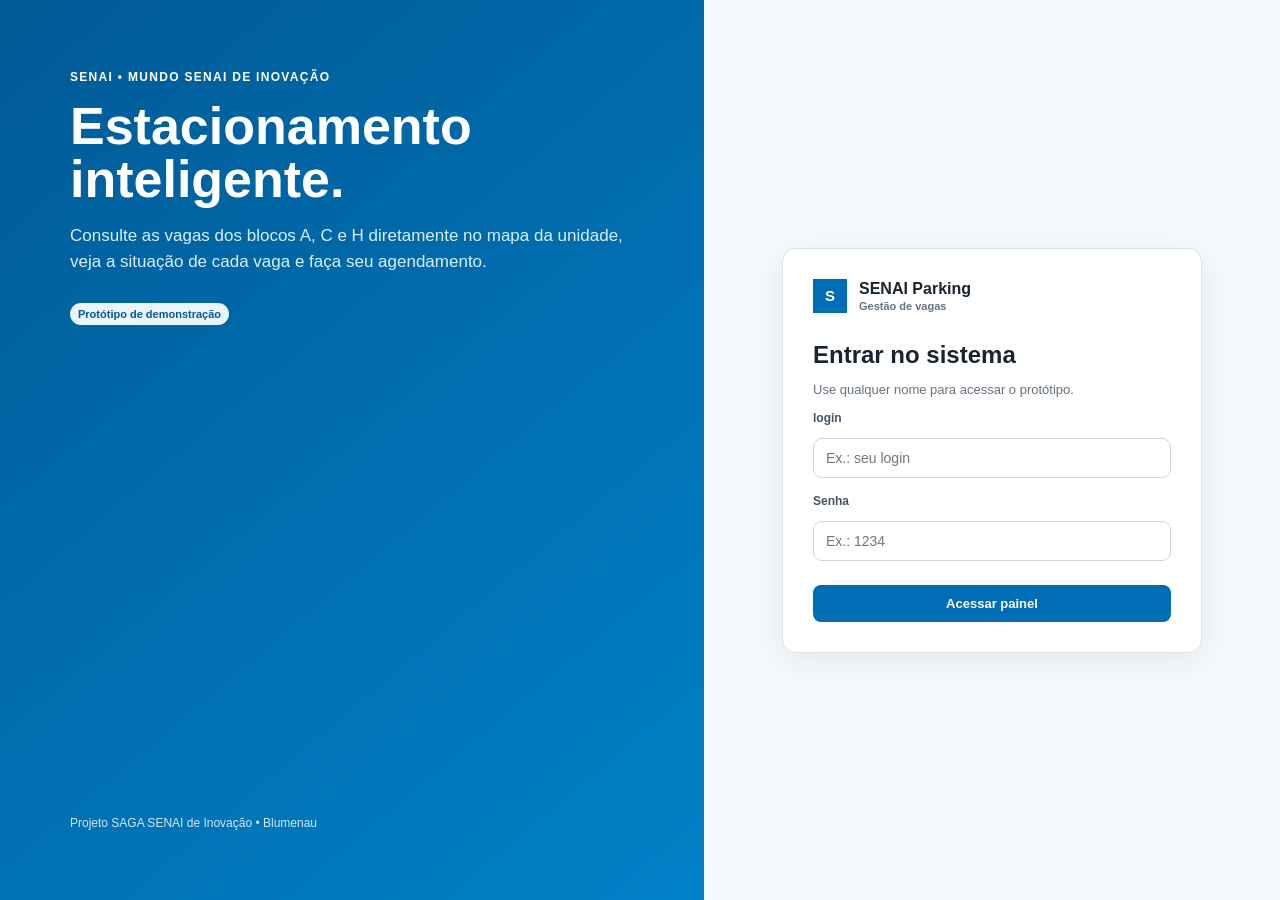
<file: index.html>
<!doctype html>
<html lang="pt-BR">
  <head>
    <meta charset="utf-8">
    <meta name="viewport" content="width=device-width, initial-scale=1">
    <meta http-equiv="Cache-Control" content="no-cache, no-store, must-revalidate">
    <meta http-equiv="Pragma" content="no-cache">
    <meta http-equiv="Expires" content="0">
    <title>SENAI Parking | Acesso</title>
    <link rel="stylesheet" href="css/style.css?v=20261020">
  </head>
  <body>
    <div class="login-page">
      <section class="login-side">
        <div>
          <div class="login-kicker">SENAI • Mundo SENAI de Inovação</div>
          <h1>Estacionamento<br>inteligente.</h1>
          <p>Consulte as vagas dos blocos A, C e H diretamente no mapa da unidade, veja a situação de cada vaga e faça seu agendamento.</p>
          <div class="badge blue" style="display:inline-block;margin-top:10px">Protótipo de demonstração</div>
        </div>
        <div style="font-size:12px;color:#cde9fb">Projeto SAGA SENAI de Inovação • Blumenau</div>
      </section>
      <section class="login-panel">
        <div class="login-box">
          <div class="brand">
            <div class="brand-mark">S</div>
            <div>SENAI Parking<small>Gestão de vagas</small></div>
          </div>
          <h2 style="margin-top:28px">Entrar no sistema</h2>
          <p>Use qualquer nome para acessar o protótipo.</p>
          <form id="loginForm">
            <div class="field">
              <label>login</label>
              <input id="login" placeholder="Ex.: seu login" required>
            </div>
            <div class="field">
              <label>Senha</label>
              <input type="password" placeholder="Ex.: 1234" required>
            </div>
            <button class="btn btn-primary" style="width:100%;margin-top:8px">Acessar painel</button>
          </form>
        </div>
      </section>
    </div>
    <script src="js/app.js?v=20261020"></script>
  </body>
</html>
</file>
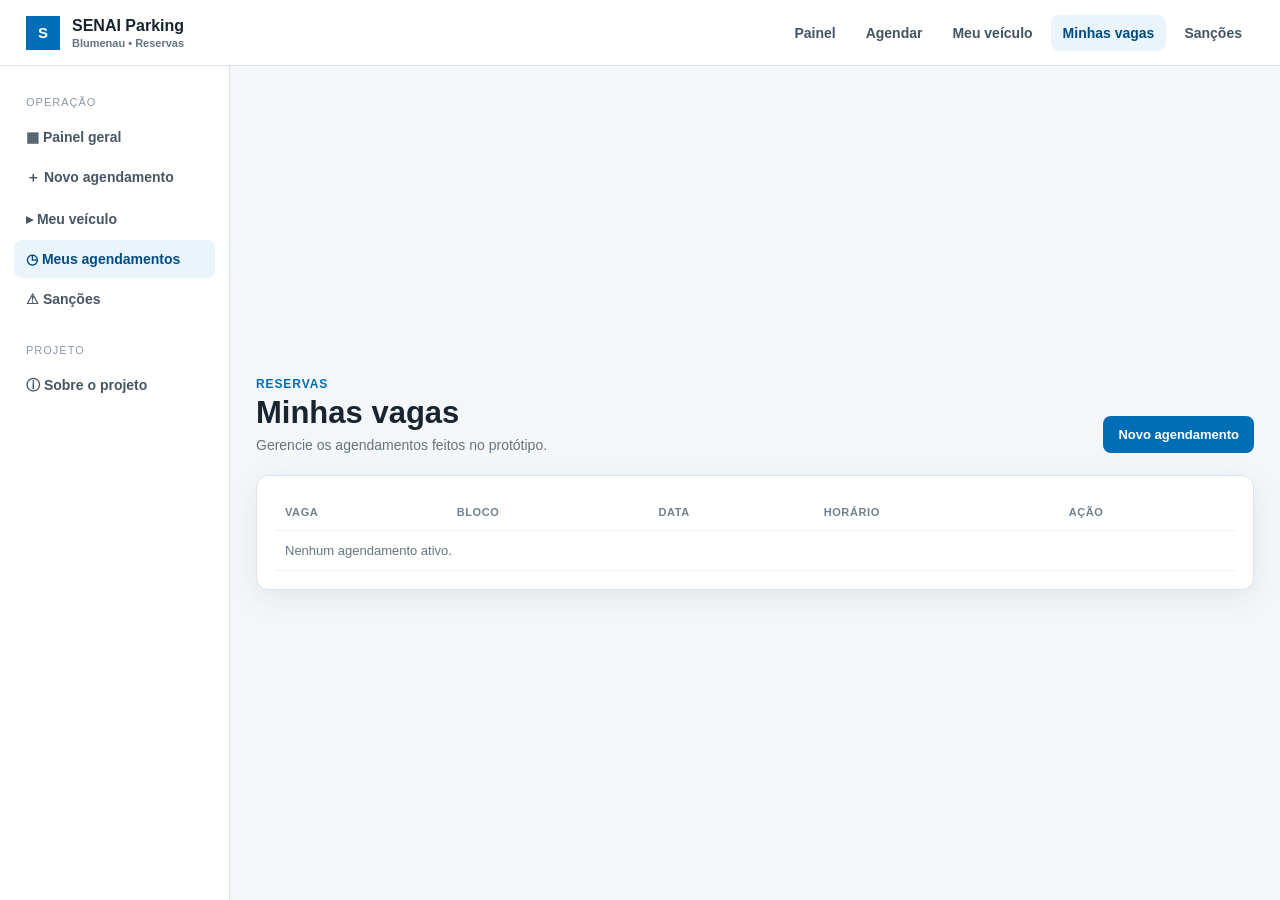
<file: minhas-vagas.html>
<!doctype html>
<html lang="pt-BR">
<head>
  <meta charset="utf-8">
  <meta name="viewport" content="width=device-width, initial-scale=1">
  <meta http-equiv="Cache-Control" content="no-cache, no-store, must-revalidate">
  <meta http-equiv="Pragma" content="no-cache">
  <meta http-equiv="Expires" content="0">
  <title>SENAI Parking | Minhas vagas</title>
  <link rel="stylesheet" href="css/style.css?v=20261020">
</head>
<body>
  <!-- Barra Superior -->
  <div class="topbar">
    <a class="brand" href="painel.html">
      <div class="brand-mark">S</div>
      <div>SENAI Parking<small>Blumenau • Reservas</small></div>
    </a>
    <nav class="topnav">
      <a href="painel.html">Painel</a>
      <a href="agendar.html">Agendar</a>
      <a href="veiculos.html">Meu veículo</a>
      <a class="active" href="minhas-vagas.html">Minhas vagas</a>
      <a href="sancoes.html">Sanções</a>
    </nav>
  </div>

  <!-- Conteúdo Principal -->
  <div class="page">
    <aside class="sidebar">
      <div class="side-title">Operação</div>
      <a class="side-link" href="painel.html">▦ Painel geral</a>
      <a class="side-link" href="agendar.html">＋ Novo agendamento</a>
      <a class="side-link" href="veiculos.html">▸ Meu veículo</a>
      <a class="side-link active" href="minhas-vagas.html">◷ Meus agendamentos</a>
      <a class="side-link" href="sancoes.html">⚠ Sanções</a>
      <div class="side-title" style="margin-top:18px">Projeto</div>
<a class="side-link" href="sobre.html">ⓘ Sobre o projeto</a>
    </aside>

    <main class="content">
      <div class="title-row">
        <div>
          <div class="eyebrow">Reservas</div>
          <div class="title">Minhas vagas</div>
          <div class="subtitle">Gerencie os agendamentos feitos no protótipo.</div>
        </div>
        <a href="agendar.html" class="btn btn-primary">Novo agendamento</a>
      </div>

      <section class="card pad">
        <table class="table">
          <thead>
            <tr>
              <th>Vaga</th>
              <th>Bloco</th>
              <th>Data</th>
              <th>Horário</th>
              <th>Ação</th>
            </tr>
          </thead>
          <tbody id="reservationTable"></tbody>
        </table>
      </section>
    </main>
  </div>

  <!-- Componentes de Toast e Scripts -->
  <div id="toast" class="toast"></div>
  <script src="js/app.js?v=20261020"></script>
</body>
</html>
</file>
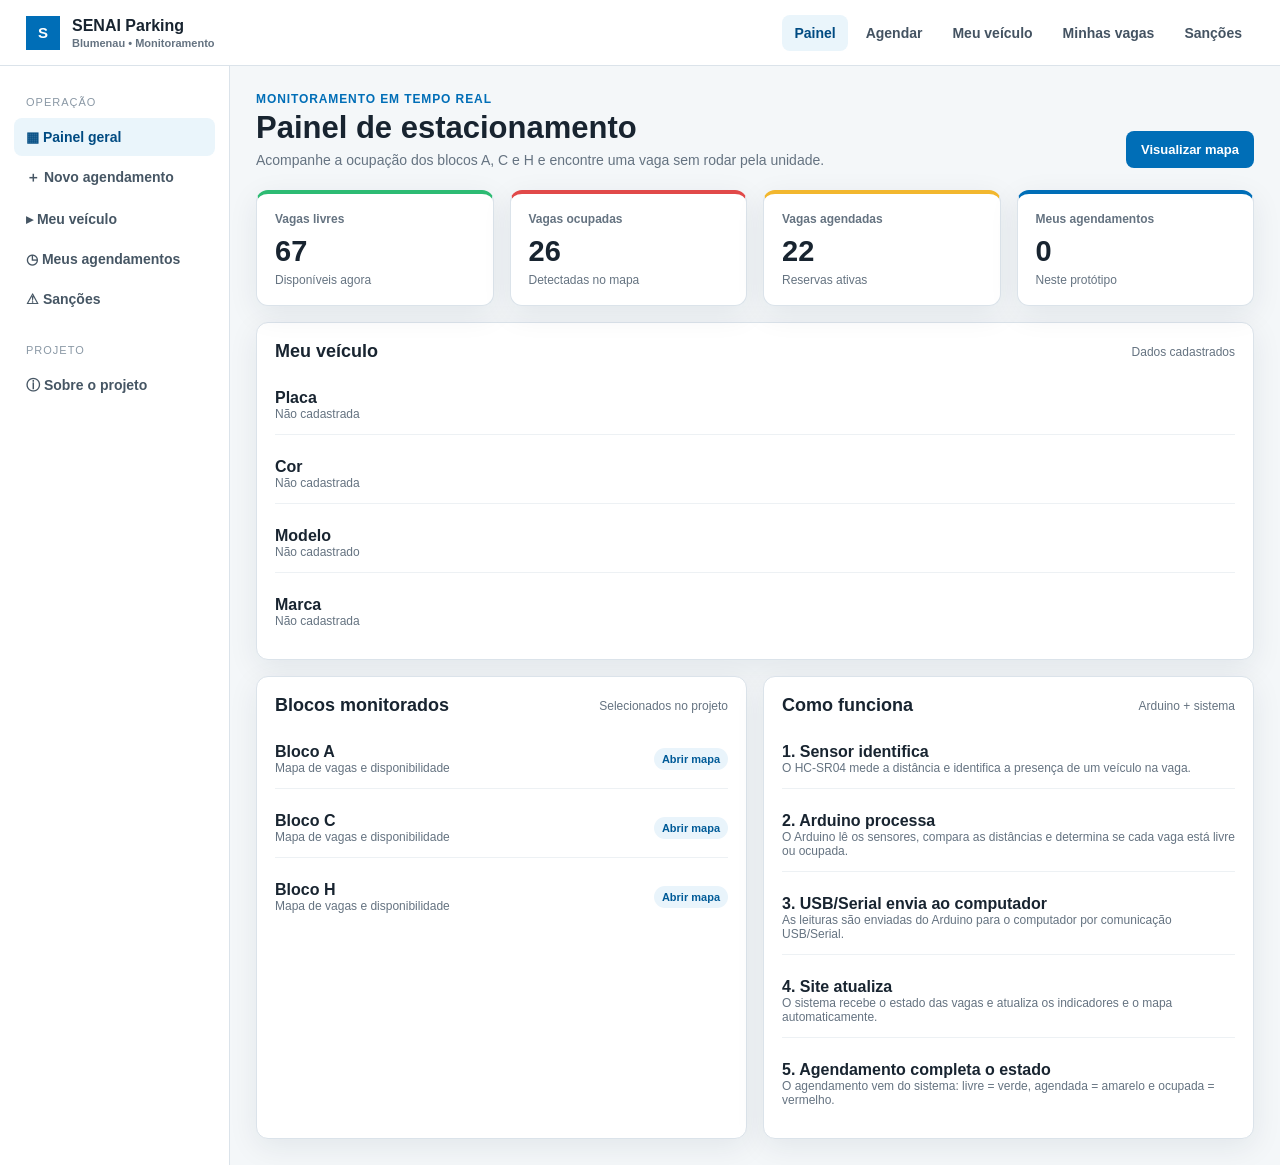
<file: painel.html>
<!doctype html>
<html lang="pt-BR">
  <head>
    <meta charset="utf-8">
    <meta name="viewport" content="width=device-width, initial-scale=1">
    <meta http-equiv="Cache-Control" content="no-cache, no-store, must-revalidate">
    <meta http-equiv="Pragma" content="no-cache">
    <meta http-equiv="Expires" content="0">
    <title>SENAI Parking | Painel</title>
    <link rel="stylesheet" href="css/style.css?v=20261020">
  </head>
  <body>
    <div class="topbar">
      <a class="brand" href="painel.html">
        <div class="brand-mark">S</div>
        <div>SENAI Parking<small>Blumenau • Monitoramento</small></div>
      </a>
      <nav class="topnav">
        <a class="active" href="painel.html">Painel</a>
        <a href="agendar.html">Agendar</a>
         <a href="veiculos.html">Meu veículo</a>
        <a href="minhas-vagas.html">Minhas vagas</a>
        <a href="sancoes.html">Sanções</a>
      </nav>
    </div>
    <div class="page">
      <aside class="sidebar">
        <div class="side-title">Operação</div>
        <a class="side-link active" href="painel.html">▦ Painel geral</a>
        <a class="side-link" href="agendar.html">＋ Novo agendamento</a>
      <a class="side-link" href="veiculos.html">▸ Meu veículo</a>
        <a class="side-link" href="minhas-vagas.html">◷ Meus agendamentos</a>
        <a class="side-link" href="sancoes.html">⚠ Sanções</a>
        <div class="side-title" style="margin-top:18px">Projeto</div>
        <a class="side-link" href="sobre.html">ⓘ Sobre o projeto</a>
      </aside>
      <main class="content">
        <div class="title-row">
          <div>
            <div class="eyebrow">Monitoramento em tempo real</div>
            <div class="title">Painel de estacionamento</div>
            <div class="subtitle">Acompanhe a ocupação dos blocos A, C e H e encontre uma vaga sem rodar pela unidade.</div>
          </div>
          <a class="btn btn-primary" href="agendar.html">Visualizar mapa</a>
        </div>
        <div class="grid g4">
          <div class="card pad metric green">
            <div class="label">Vagas livres</div>
            <div class="num" data-stat="green">0</div>
            <div class="foot">Disponíveis agora</div>
          </div>
          <div class="card pad metric red">
            <div class="label">Vagas ocupadas</div>
            <div class="num" data-stat="red">0</div>
            <div class="foot">Detectadas no mapa</div>
          </div>
          <div class="card pad metric yellow">
            <div class="label">Vagas agendadas</div>
            <div class="num" data-stat="yellow">0</div>
            <div class="foot">Reservas ativas</div>
          </div>
          <div class="card pad metric blue">
            <div class="label">Meus agendamentos</div>
            <div class="num" data-reservas>0</div>
            <div class="foot">Neste protótipo</div>
          </div>
        </div>

        <!-- MEU VEÍCULO -->
        <section class="card pad" style="margin-top:16px">
          <div class="section-head">
            <h2>Meu veículo</h2>
            <span>Dados cadastrados</span>
          </div>

          <div class="list">
            <div class="list-item">
              <div>
                <strong>Placa</strong>
                <div id="veiculoPlaca" style="font-size:12px;color:var(--muted)">
                  Não cadastrada
                </div>
              </div>
            </div>

            <div class="list-item">
              <div>
                <strong>Cor</strong>
                <div id="veiculoCor" style="font-size:12px;color:var(--muted)">
                  Não cadastrada
                </div>
              </div>
            </div>

            <div class="list-item">
              <div>
                <strong>Modelo</strong>
                <div id="veiculoModelo" style="font-size:12px;color:var(--muted)">
                  Não cadastrado
                </div>
              </div>
            </div>

            <div class="list-item">
              <div>
                <strong>Marca</strong>
                <div id="veiculoMarca" style="font-size:12px;color:var(--muted)">
                  Não cadastrada
                </div>
              </div>
            </div>
          </div>
        </section>

        <div class="grid g2" style="margin-top:16px">
          <section class="card pad">
            <div class="section-head">
              <h2>Blocos monitorados</h2>
              <span>Selecionados no projeto</span>
            </div>
            <div class="list">
              <div class="list-item">
                <div>
                  <strong>Bloco A</strong>
                  <div style="font-size:12px;color:var(--muted)">Mapa de vagas e disponibilidade</div>
                </div>
                <a class="badge blue" href="agendar.html?bloco=A">Abrir mapa</a>
              </div>
              <div class="list-item">
                <div>
                  <strong>Bloco C</strong>
                  <div style="font-size:12px;color:var(--muted)">Mapa de vagas e disponibilidade</div>
                </div>
                <a class="badge blue" href="agendar.html?bloco=C">Abrir mapa</a>
              </div>
              <div class="list-item">
                <div>
                  <strong>Bloco H</strong>
                  <div style="font-size:12px;color:var(--muted)">Mapa de vagas e disponibilidade</div>
                </div>
<a class="badge blue" href="agendar.html?bloco=H">Abrir mapa</a>
              </div>
            </div>
          </section>
          <section class="card pad">
            <div class="section-head">
              <h2>Como funciona</h2>
              <span>Arduino + sistema</span>
            </div>
            <div class="list">
              <div class="list-item">
                <div>
                  <strong>1. Sensor identifica</strong>
                  <div style="font-size:12px;color:var(--muted)">O HC-SR04 mede a distância e identifica a presença de um veículo na vaga.</div>
                </div>
              </div>
              <div class="list-item">
                <div>
                  <strong>2. Arduino processa</strong>
                  <div style="font-size:12px;color:var(--muted)">O Arduino lê os sensores, compara as distâncias e determina se cada vaga está livre ou ocupada.</div>
                </div>
              </div>
              <div class="list-item">
                <div>
                  <strong>3. USB/Serial envia ao computador</strong>
                  <div style="font-size:12px;color:var(--muted)">As leituras são enviadas do Arduino para o computador por comunicação USB/Serial.</div>
                </div>
              </div>
              <div class="list-item">
                <div>
                  <strong>4. Site atualiza</strong>
                  <div style="font-size:12px;color:var(--muted)">O sistema recebe o estado das vagas e atualiza os indicadores e o mapa automaticamente.</div>
                </div>
              </div>
              <div class="list-item">
                <div>
                  <strong>5. Agendamento completa o estado</strong>
                  <div style="font-size:12px;color:var(--muted)">O agendamento vem do sistema: livre = verde, agendada = amarelo e ocupada = vermelho.</div>
                </div>
              </div>
            </div>
          </section>
        </div>
      </main>
    </div>
    <div id="toast" class="toast"></div>
    <script src="js/app.js?v=20261020"></script>
  </body>
</html>
</file>
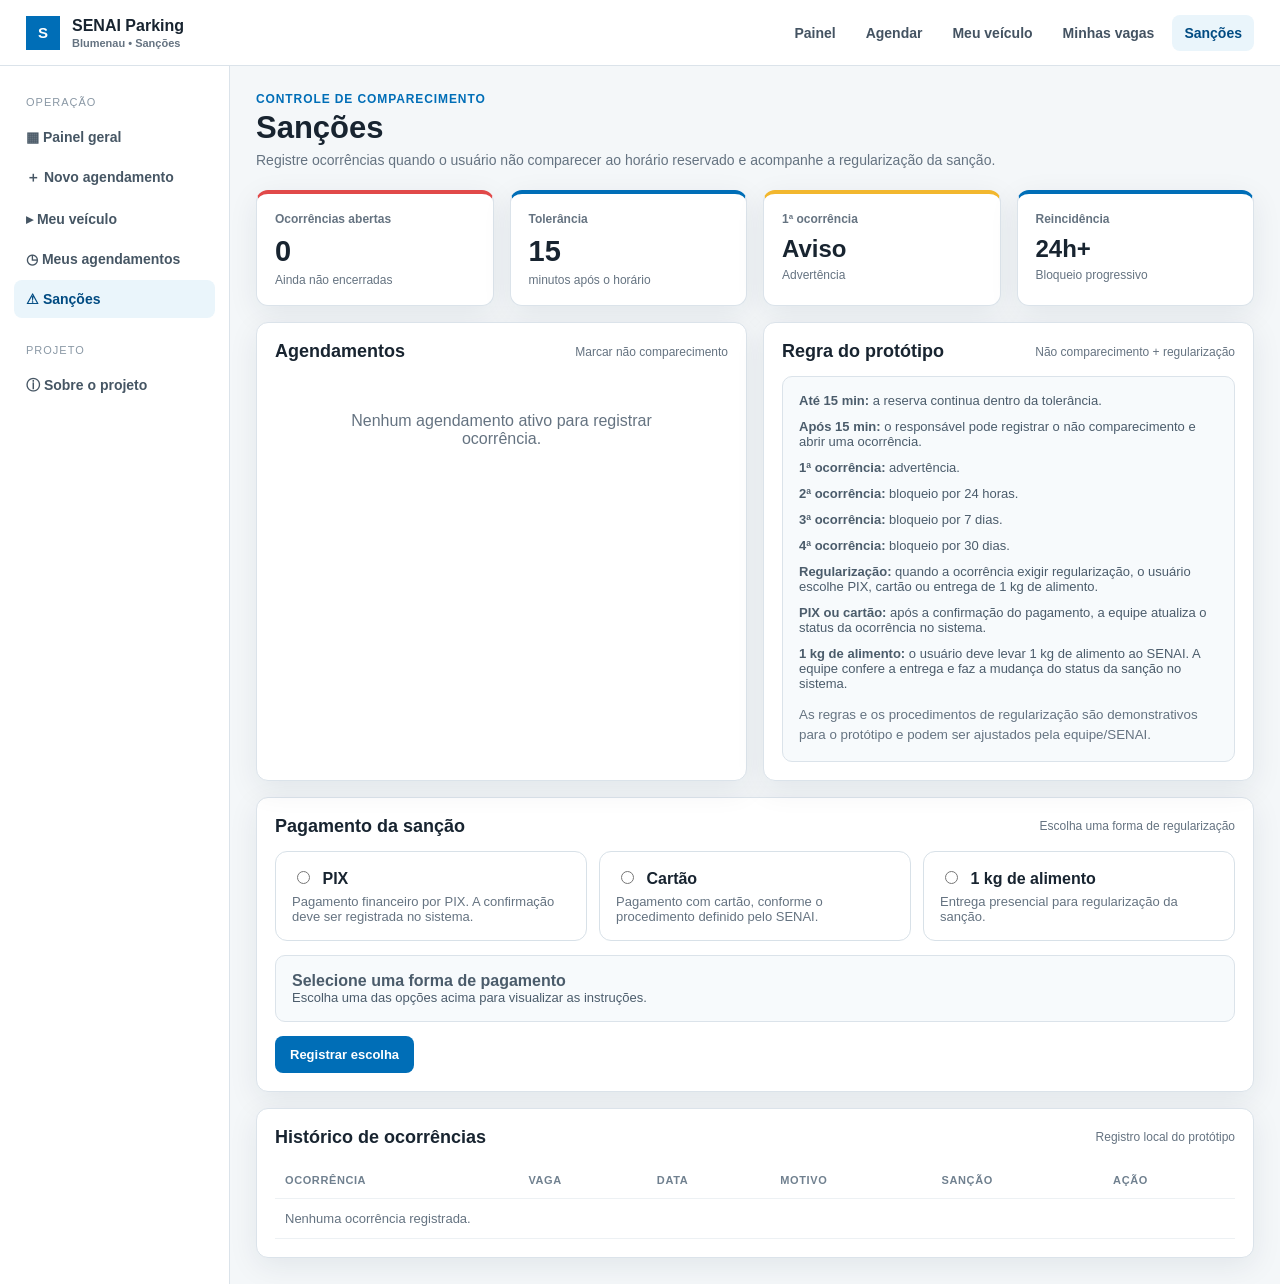
<file: sancoes.html>
<!doctype html>
<html lang="pt-BR">
  <head>
    <meta charset="utf-8">
    <meta name="viewport" content="width=device-width, initial-scale=1">
    <meta http-equiv="Cache-Control" content="no-cache, no-store, must-revalidate">
    <meta http-equiv="Pragma" content="no-cache">
    <meta http-equiv="Expires" content="0">
    <title>SENAI Parking | Sanções</title>
    <link rel="stylesheet" href="css/style.css?v=20261020">
  </head>
  <body>
    <div class="topbar">
      <a class="brand" href="painel.html">
        <div class="brand-mark">S</div>
        <div>SENAI Parking<small>Blumenau • Sanções</small></div>
      </a>
      <nav class="topnav">
        <a href="painel.html">Painel</a>
        <a href="agendar.html">Agendar</a>
        <a href="veiculos.html">Meu veículo</a>
        <a href="minhas-vagas.html">Minhas vagas</a>
        <a class="active" href="sancoes.html">Sanções</a>
      </nav>
    </div>
    <div class="page">
      <aside class="sidebar">
        <div class="side-title">Operação</div>
        <a class="side-link" href="painel.html">▦ Painel geral</a>
        <a class="side-link" href="agendar.html">＋ Novo agendamento</a>
        <a class="side-link" href="veiculos.html">▸ Meu veículo</a>
        <a class="side-link" href="minhas-vagas.html">◷ Meus agendamentos</a>
        <a class="side-link active" href="sancoes.html">⚠ Sanções</a>
        <div class="side-title" style="margin-top:18px">Projeto</div>
        <a class="side-link" href="sobre.html">ⓘ Sobre o projeto</a>
      </aside>
      <main class="content">
        <div class="title-row">
          <div>
            <div class="eyebrow">Controle de comparecimento</div>
            <div class="title">Sanções</div>
            <div class="subtitle">Registre ocorrências quando o usuário não comparecer ao horário reservado e acompanhe a regularização da sanção.</div>
          </div>
        </div>
        <div class="grid g4">
          <div class="card pad metric red">
            <div class="label">Ocorrências abertas</div>
            <div class="num" data-sancoes>0</div>
            <div class="foot">Ainda não encerradas</div>
          </div>
          <div class="card pad metric blue">
            <div class="label">Tolerância</div>
            <div class="num">15</div>
            <div class="foot">minutos após o horário</div>
          </div>
          <div class="card pad metric yellow">
            <div class="label">1ª ocorrência</div>
            <div class="num" style="font-size:24px">Aviso</div>
            <div class="foot">Advertência</div>
          </div>
          <div class="card pad metric blue">
            <div class="label">Reincidência</div>
            <div class="num" style="font-size:24px">24h+</div>
            <div class="foot">Bloqueio progressivo</div>
          </div>
        </div>
        <div class="grid g2" style="margin-top:16px">
          <section class="card pad">
            <div class="section-head">
              <h2>Agendamentos</h2>
              <span>Marcar não comparecimento</span>
            </div>
            <div id="noShowList" class="list"></div>
          </section>
          <section class="card pad">
            <div class="section-head">
              <h2>Regra do protótipo</h2>
              <span>Não comparecimento + regularização</span>
            </div>
            <div class="rule-box">
              <p><strong>Até 15 min:</strong> a reserva continua dentro da tolerância.</p>
              <p><strong>Após 15 min:</strong> o responsável pode registrar o não comparecimento e abrir uma ocorrência.</p>
              <p><strong>1ª ocorrência:</strong> advertência.</p>
              <p><strong>2ª ocorrência:</strong> bloqueio por 24 horas.</p>
              <p><strong>3ª ocorrência:</strong> bloqueio por 7 dias.</p>
              <p><strong>4ª ocorrência:</strong> bloqueio por 30 dias.</p>
              <p><strong>Regularização:</strong> quando a ocorrência exigir regularização, o usuário escolhe PIX, cartão ou entrega de 1 kg de alimento.</p>
              <p><strong>PIX ou cartão:</strong> após a confirmação do pagamento, a equipe atualiza o status da ocorrência no sistema.</p>
              <p><strong>1 kg de alimento:</strong> o usuário deve levar 1 kg de alimento ao SENAI. A equipe confere a entrega e faz a mudança do status da sanção no sistema.</p>
              <small>As regras e os procedimentos de regularização são demonstrativos para o protótipo e podem ser ajustados pela equipe/SENAI.</small>
            </div>
          </section>
        </div>

        <section class="card pad" style="margin-top:16px">
          <div class="section-head">
            <h2>Pagamento da sanção</h2>
            <span>Escolha uma forma de regularização</span>
          </div>

          <div class="payment-grid" style="display:grid;grid-template-columns:repeat(3,minmax(0,1fr));gap:12px;margin-top:14px">
            <label class="payment-option" style="border:1px solid #d8e1e8;border-radius:12px;padding:16px;cursor:pointer;background:#fff;display:block">
              <input type="radio" name="paymentMethod" value="pix" style="margin-right:8px">
              <strong>PIX</strong>
              <div style="font-size:13px;color:var(--muted);margin-top:6px">Pagamento financeiro por PIX. A confirmação deve ser registrada no sistema.</div>
            </label>

            <label class="payment-option" style="border:1px solid #d8e1e8;border-radius:12px;padding:16px;cursor:pointer;background:#fff;display:block">
              <input type="radio" name="paymentMethod" value="cartao" style="margin-right:8px">
              <strong>Cartão</strong>
              <div style="font-size:13px;color:var(--muted);margin-top:6px">Pagamento com cartão, conforme o procedimento definido pelo SENAI.</div>
            </label>

            <label class="payment-option" style="border:1px solid #d8e1e8;border-radius:12px;padding:16px;cursor:pointer;background:#fff;display:block">
              <input type="radio" name="paymentMethod" value="alimento" style="margin-right:8px">
              <strong>1 kg de alimento</strong>
              <div style="font-size:13px;color:var(--muted);margin-top:6px">Entrega presencial para regularização da sanção.</div>
            </label>
          </div>

          <div id="paymentInstructions" class="rule-box" style="margin-top:14px">
            <strong>Selecione uma forma de pagamento</strong>
            <p style="margin-bottom:0">Escolha uma das opções acima para visualizar as instruções.</p>
          </div>

          <div style="display:flex;gap:10px;align-items:center;flex-wrap:wrap;margin-top:14px">
            <button type="button" class="btn btn-primary" id="savePaymentMethod">Registrar escolha</button>
            <span id="paymentStatus" style="font-size:13px;color:var(--muted)"></span>
          </div>
        </section>

        <section class="card pad" style="margin-top:16px">
          <div class="section-head">
            <h2>Histórico de ocorrências</h2>
            <span>Registro local do protótipo</span>
          </div>
          <div class="table-scroll">
            <table class="table">
              <thead>
                <tr>
                  <th>Ocorrência</th>
                  <th>Vaga</th>
                  <th>Data</th>
                  <th>Motivo</th>
                  <th>Sanção</th>
                  <th>Ação</th>
                </tr>
              </thead>
              <tbody id="sanctionTable"></tbody>
            </table>
          </div>
        </section>
      </main>
    </div>
    <div id="toast" class="toast"></div>

    <script>
      (function () {
        const instructions = document.getElementById('paymentInstructions');
        const saveButton = document.getElementById('savePaymentMethod');
        const status = document.getElementById('paymentStatus');
        const methods = document.querySelectorAll('input[name="paymentMethod"]');

        function updateInstructions(method) {
          if (!instructions) return;

          if (method === 'pix') {
            instructions.innerHTML =
              '<strong>PIX</strong>' +
              '<p>Use o meio de pagamento PIX definido pelo SENAI. Depois da confirmação do pagamento, o operador deverá atualizar o status da sanção no sistema.</p>' +
              '<small>Neste protótipo, a confirmação do pagamento é manual.</small>';
          } else if (method === 'cartao') {
            instructions.innerHTML =
              '<strong>Cartão</strong>' +
              '<p>Realize o pagamento com cartão conforme o procedimento indicado pelo SENAI. Depois da confirmação, o operador deverá atualizar o status da sanção no sistema.</p>' +
              '<small>Neste protótipo, a confirmação do pagamento é manual.</small>';
          } else if (method === 'alimento') {
            instructions.innerHTML =
              '<strong>1 kg de alimento</strong>' +
              '<p><strong>Não é necessário realizar o pagamento pelo site.</strong> Leve 1 kg de alimento ao SENAI e apresente a entrega à equipe responsável.</p>' +
              '<p>Após conferir a doação, a equipe do SENAI deverá realizar a mudança do status da sanção no sistema para registrar a regularização.</p>' +
              '<small>O alimento deve ser entregue presencialmente no local indicado pelo SENAI.</small>';
          } else {
            instructions.innerHTML =
              '<strong>Selecione uma forma de pagamento</strong>' +
              '<p style="margin-bottom:0">Escolha uma das opções acima para visualizar as instruções.</p>';
          }
        }

        methods.forEach(function (input) {
          input.addEventListener('change', function () {
            updateInstructions(input.value);
            status.textContent = '';
          });
        });

        if (saveButton) {
          saveButton.addEventListener('click', function () {
            const selected = document.querySelector('input[name="paymentMethod"]:checked');
            if (!selected) {
              status.textContent = 'Selecione uma forma de pagamento primeiro.';
              status.style.color = '#b42318';
              return;
            }

            const labels = {
              pix: 'PIX',
              cartao: 'Cartão',
              alimento: '1 kg de alimento'
            };

            localStorage.setItem('senaiPaymentMethod', JSON.stringify({
              method: selected.value,
              label: labels[selected.value],
              updatedAt: new Date().toISOString(),
              status: selected.value === 'alimento'
                ? 'Aguardando conferência do SENAI'
                : 'Aguardando confirmação do pagamento'
            }));

            status.textContent = selected.value === 'alimento'
              ? 'Escolha registrada. Leve 1 kg de alimento ao SENAI para a equipe atualizar a sanção.'
              : 'Escolha registrada. A sanção deve ser confirmada pela equipe após o pagamento.';
            status.style.color = '#1f6b4f';
          });
        }
      })();
    </script>
    <script src="js/app.js?v=20261020"></script>
  </body>
</html>
</file>
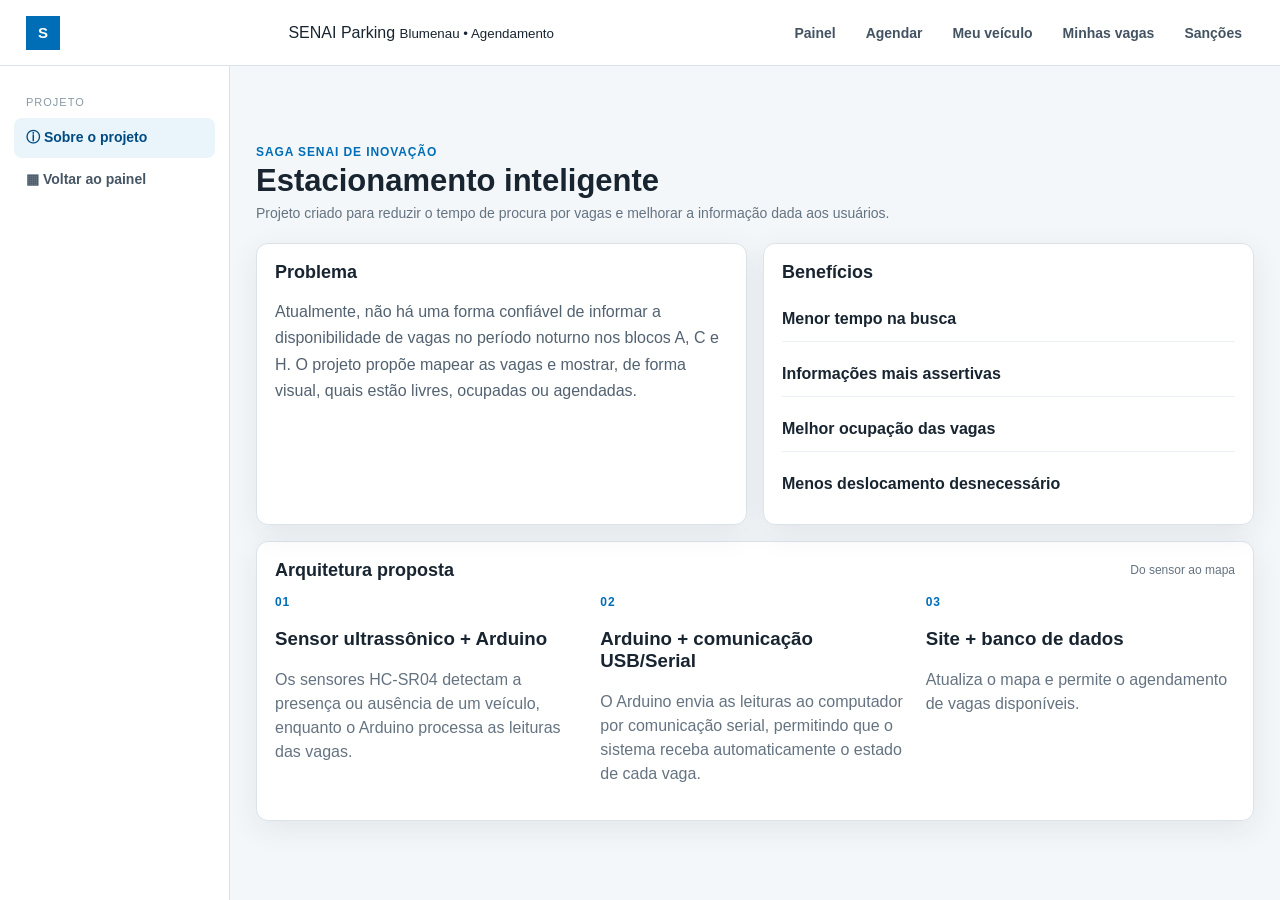
<file: sobre.html>
<!doctype html>
<html lang="pt-BR">
  <head>
    <meta charset="utf-8">
    <meta name="viewport" content="width=device-width, initial-scale=1">
    <title>SENAI Parking | Projeto</title>
    <link rel="stylesheet" href="css/style.css">
  </head>
<body>

 <div class="topbar"

    <a class="brand" href="painel.html">
      <div class="brand-mark">S</div>

      <div>
        SENAI Parking
        <small>Blumenau • Agendamento</small>
      </div>
    </a>

    <nav class="topnav">
      <a href="painel.html">Painel</a>
      <a href="agendar.html">Agendar</a>
      <a href="veiculos.html">Meu veículo</a>
      <a href="minhas-vagas.html">Minhas vagas</a>
      <a href="sancoes.html">Sanções</a>
    </nav>

  </div>

  <div class="page">

    <aside class="sidebar">

      <div class="side-title">Projeto</div>

      <a class="side-link active" href="sobre.html">
        ⓘ Sobre o projeto
      </a>

      <a class="side-link" href="painel.html">
        ▦ Voltar ao painel
      </a>

    </aside>

    <main class="content">

        <div class="title-row">
          <div>
            <div class="eyebrow">SAGA SENAI de Inovação</div>
            <div class="title">Estacionamento inteligente</div>
            <div class="subtitle">Projeto criado para reduzir o tempo de procura por vagas e melhorar a informação dada aos usuários.</div>
          </div>
        </div>
        <div class="grid g2">
          <section class="card pad">
            <div class="section-head">
              <h2>Problema</h2>
            </div>
            <p style="line-height:1.65;color:#536270">Atualmente, não há uma forma confiável de informar a disponibilidade de vagas no período noturno nos blocos A, C e H. O projeto propõe mapear as vagas e mostrar, de forma visual, quais estão livres, ocupadas ou agendadas.</p>
          </section>
          <section class="card pad">
            <div class="section-head">
              <h2>Benefícios</h2>
            </div>
            <div class="list">
              <div class="list-item"><strong>Menor tempo na busca</strong></div>
              <div class="list-item"><strong>Informações mais assertivas</strong></div>
              <div class="list-item"><strong>Melhor ocupação das vagas</strong></div>
              <div class="list-item"><strong>Menos deslocamento desnecessário</strong></div>
            </div>
          </section>
        </div>
        <section class="card pad" style="margin-top:16px">
          <div class="section-head">
            <h2>Arquitetura proposta</h2>
            <span>Do sensor ao mapa</span>
          </div>
          <div class="grid g3">
            <div>
              <div class="eyebrow">01</div>
              <h3>Sensor ultrassônico + Arduino</h3>
              <p style="color:var(--muted);line-height:1.5">Os sensores HC-SR04 detectam a presença ou ausência de um veículo, enquanto o Arduino processa as leituras das vagas.</p>
            </div>
            <div>
              <div class="eyebrow">02</div>
              <h3>Arduino + comunicação USB/Serial</h3>
              <p style="color:var(--muted);line-height:1.5">O Arduino envia as leituras ao computador por comunicação serial, permitindo que o sistema receba automaticamente o estado de cada vaga.</p>
            </div>
            <div>
              <div class="eyebrow">03</div>
              <h3>Site + banco de dados</h3>
              <p style="color:var(--muted);line-height:1.5">Atualiza o mapa e permite o agendamento de vagas disponíveis.</p>
            </div>
          </div>
        </section>
      </main>
    </div>
  </body>
</html>
</file>
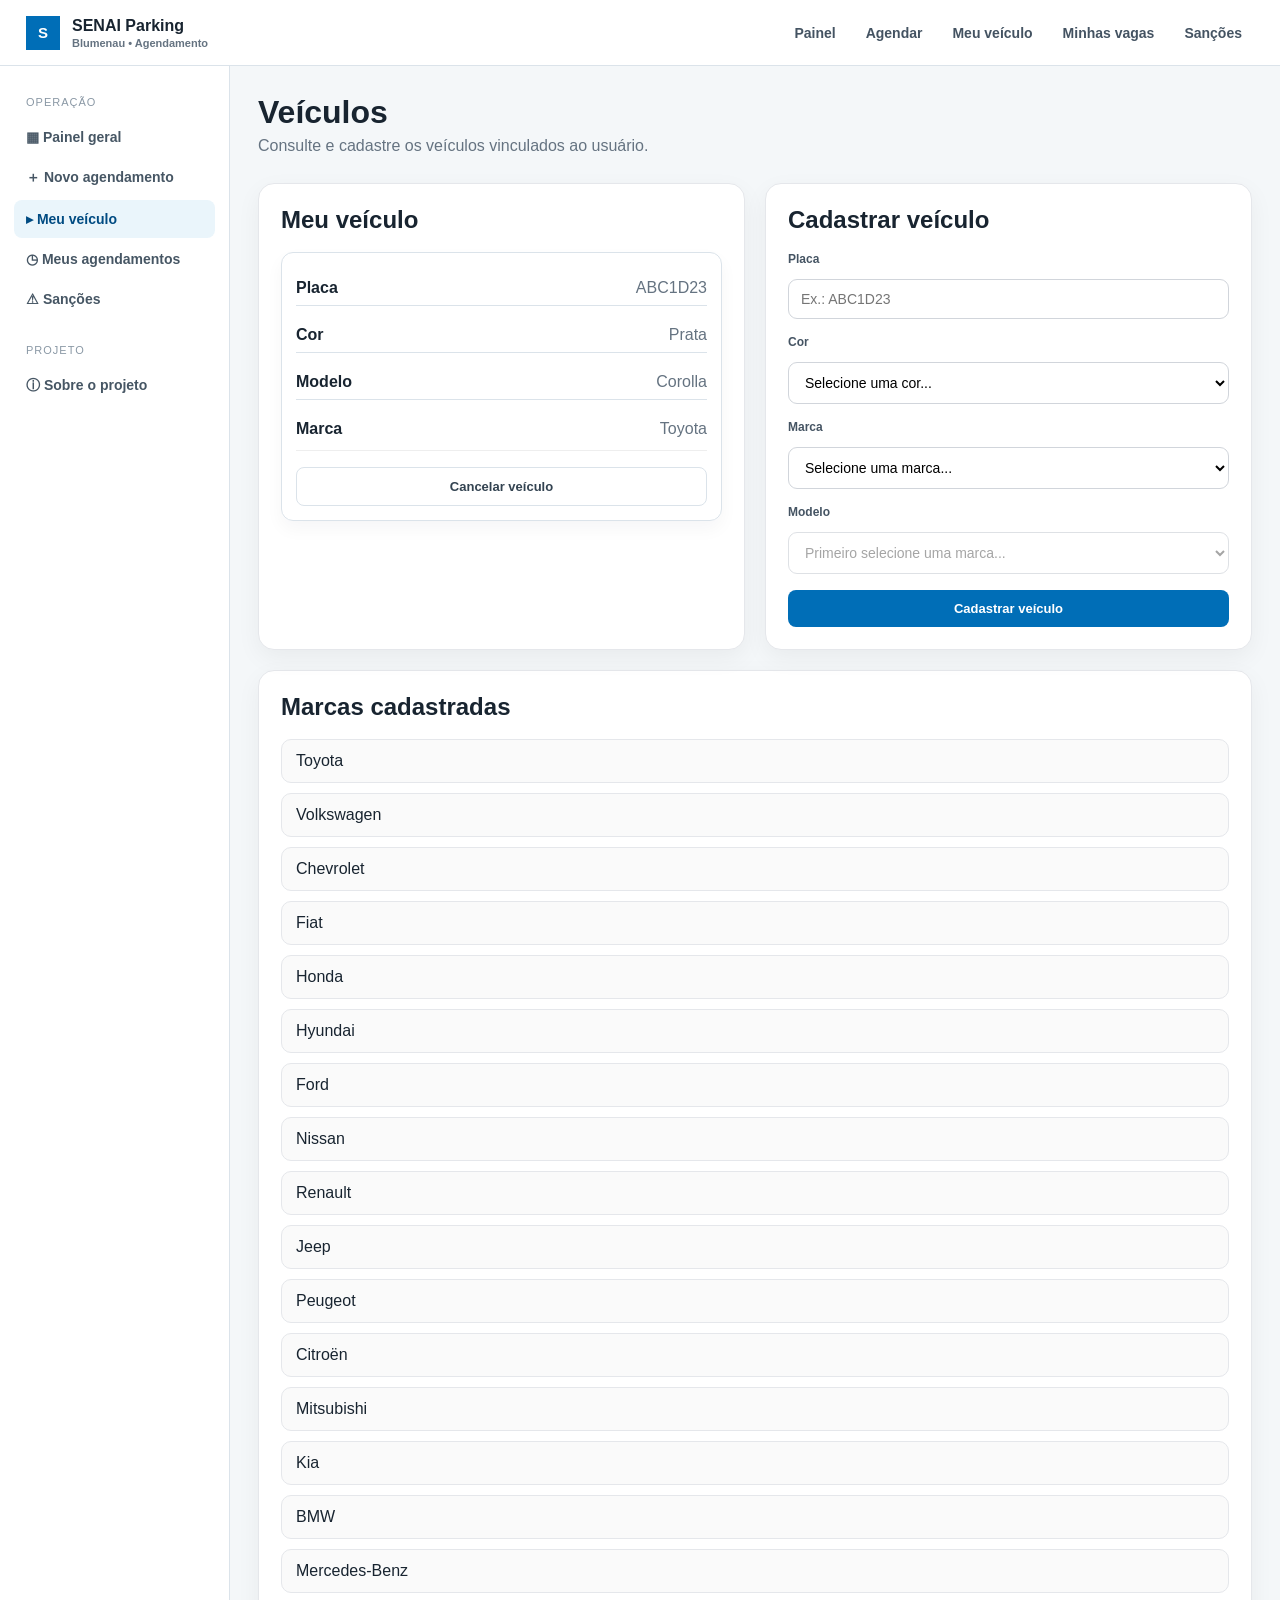
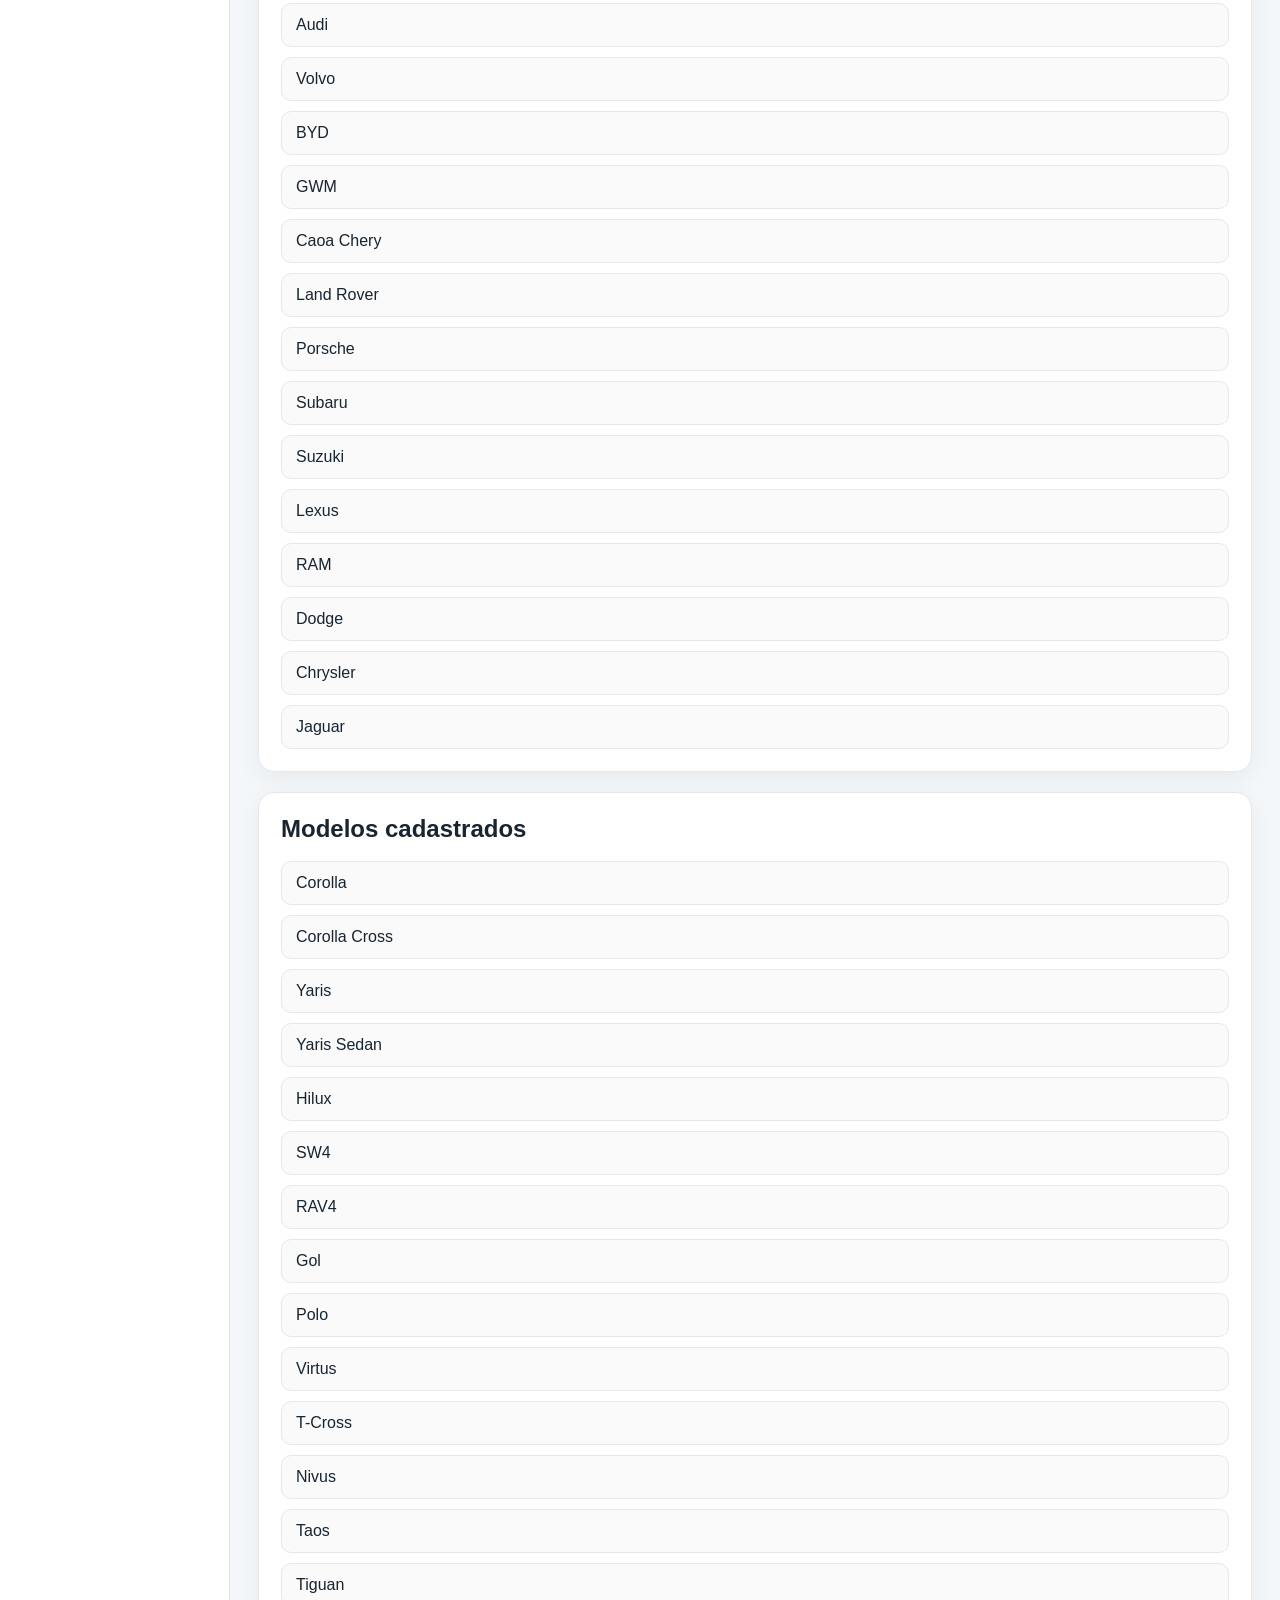
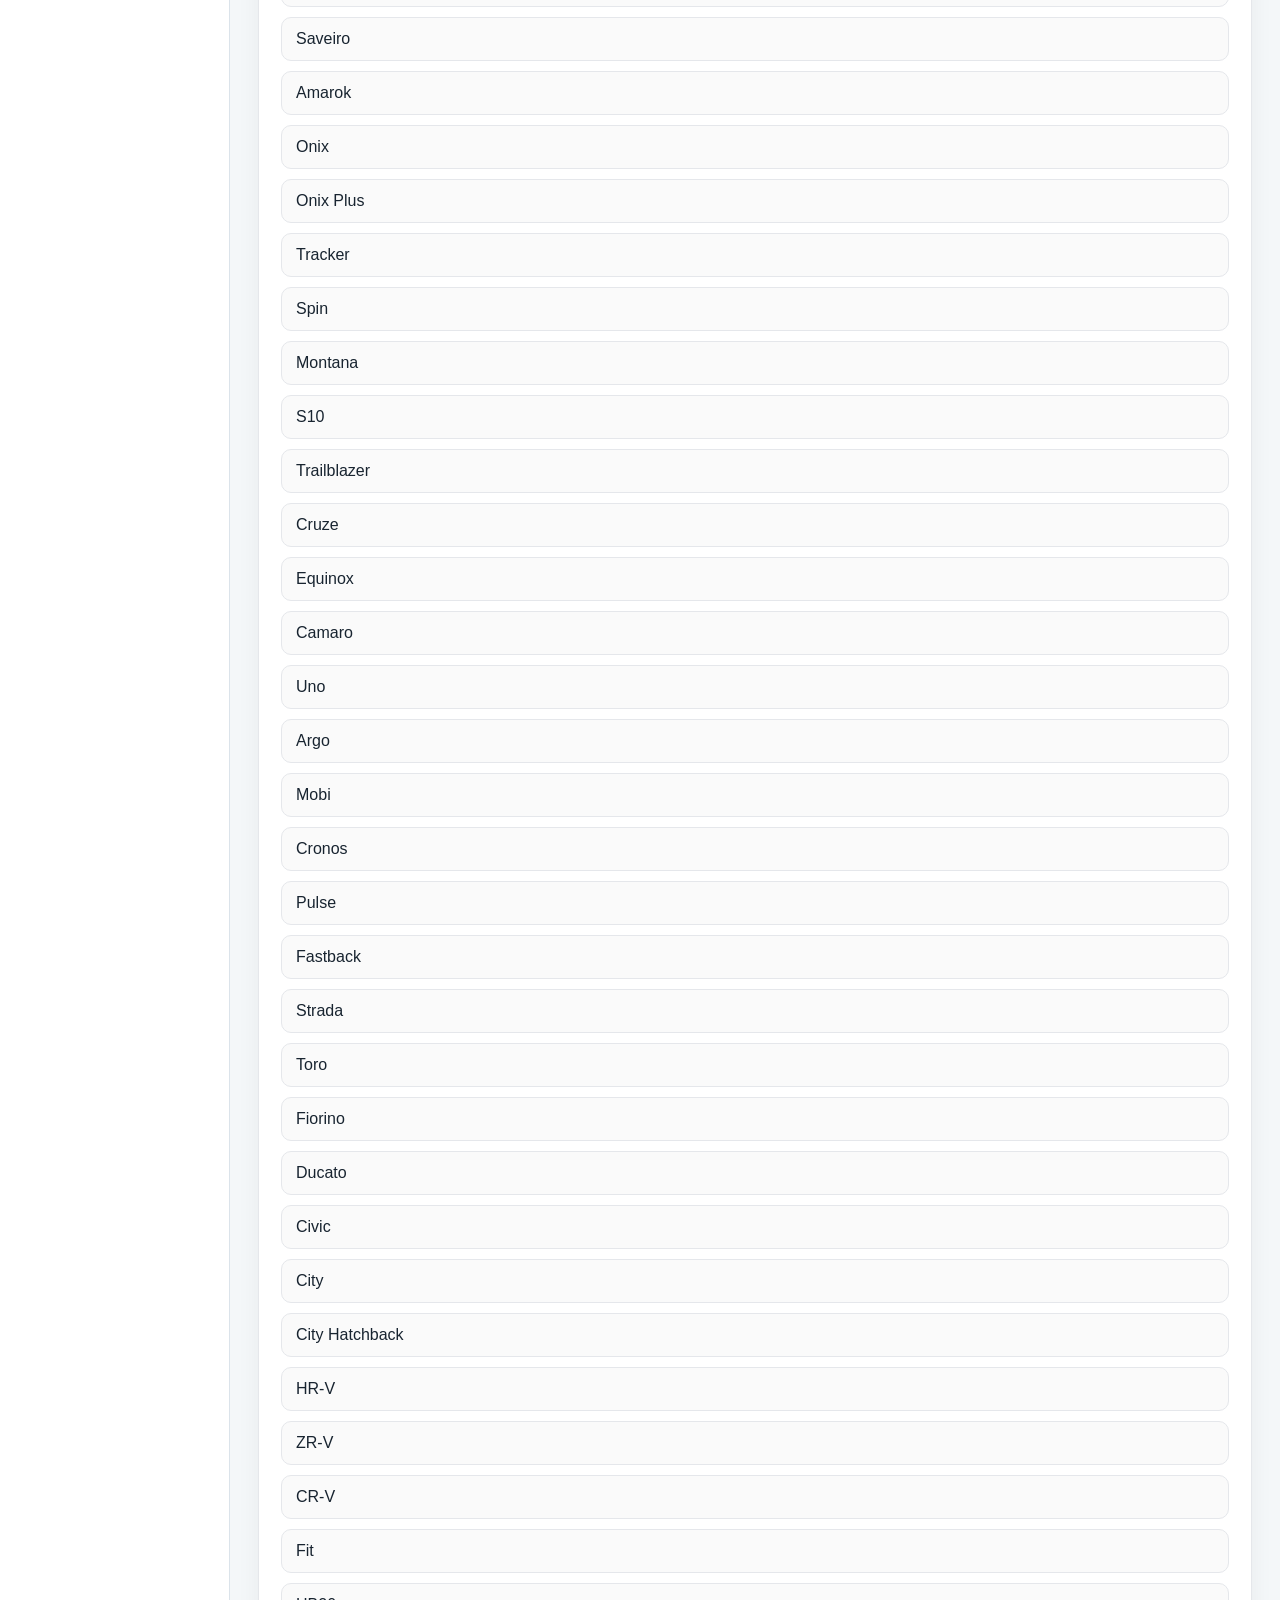
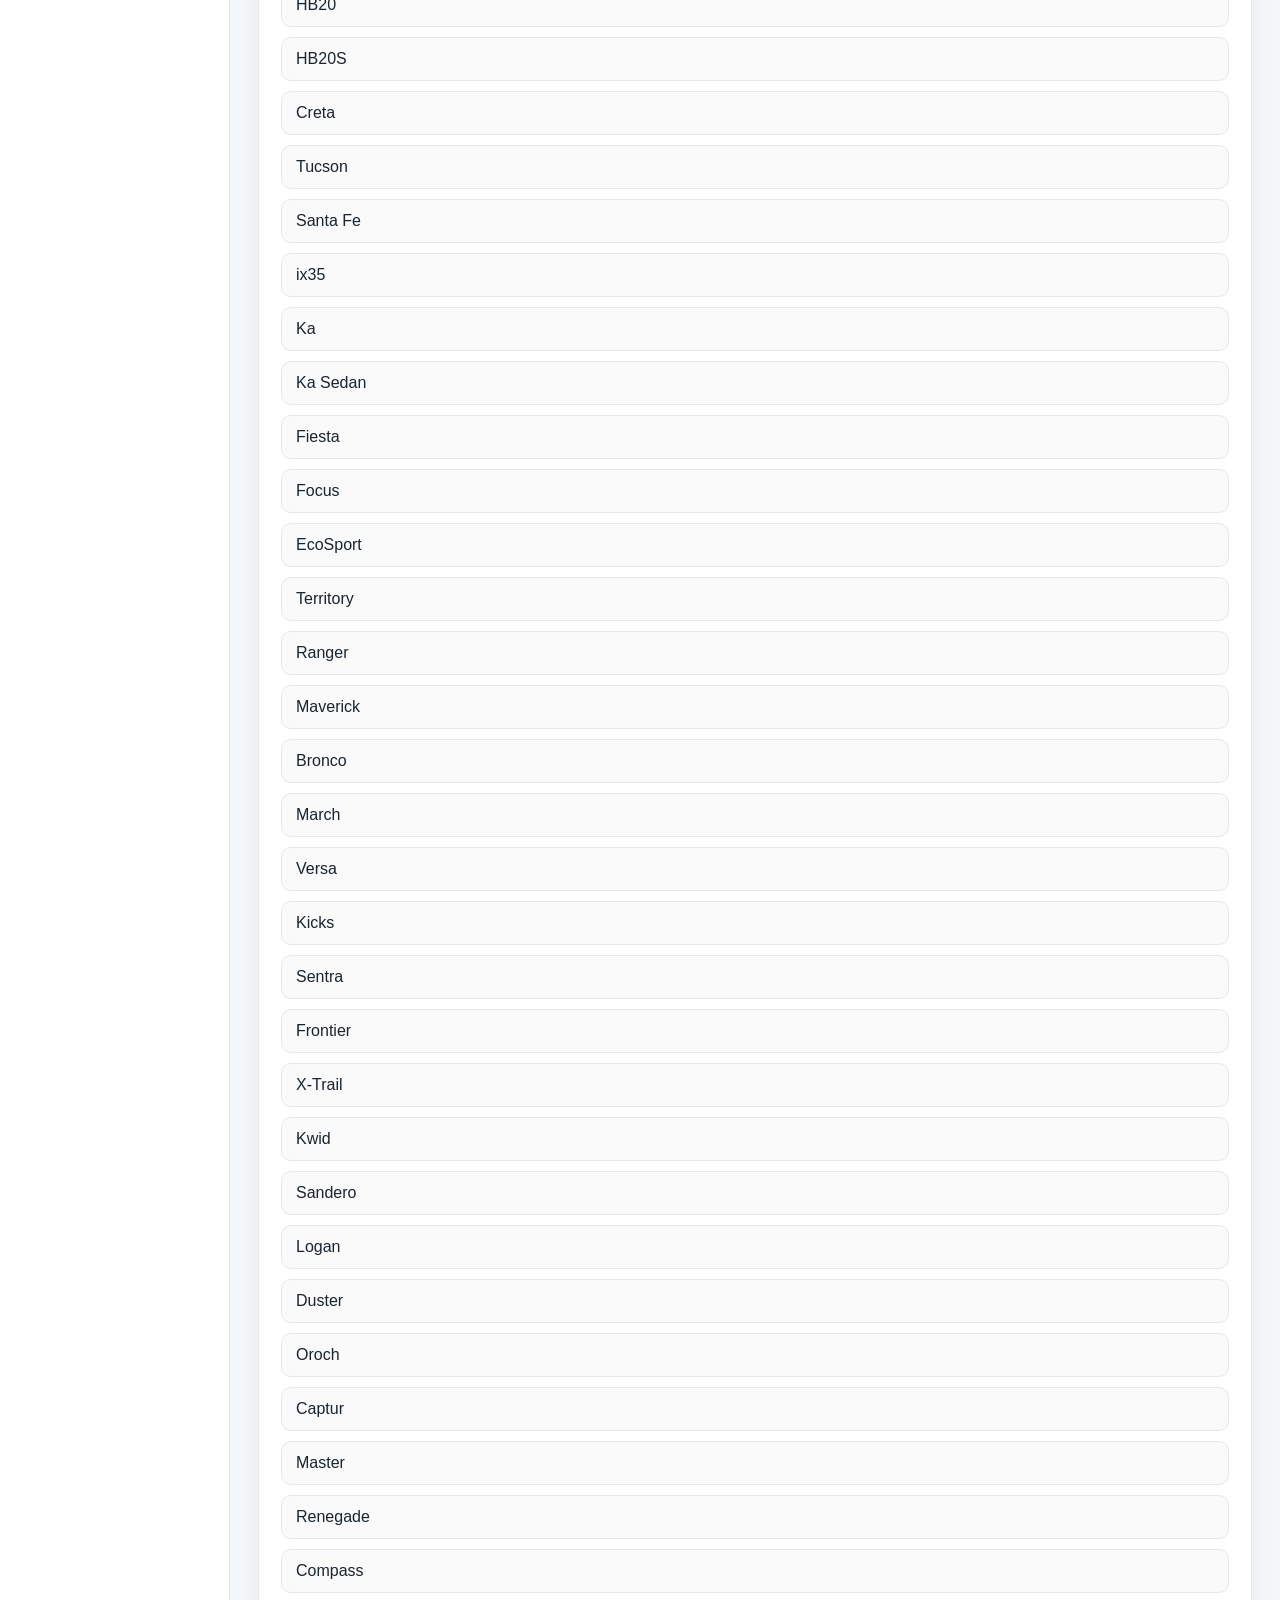
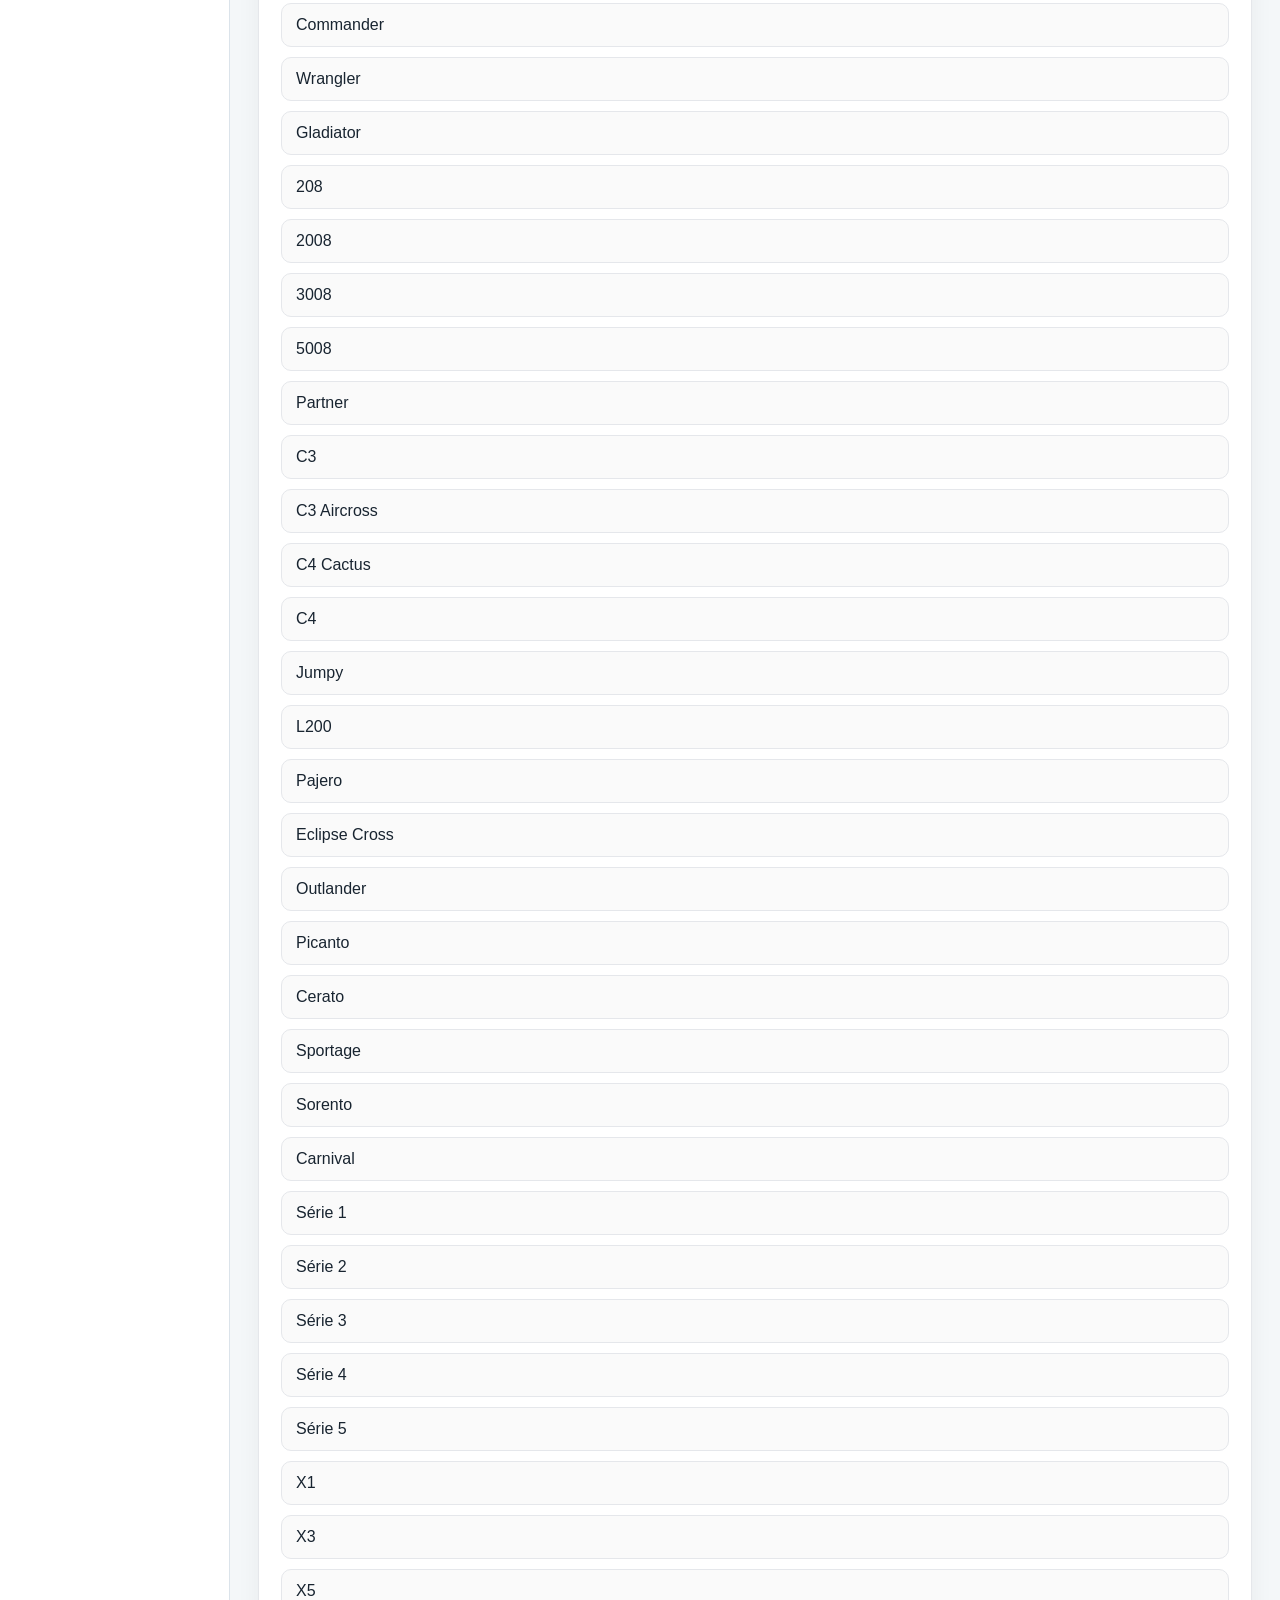
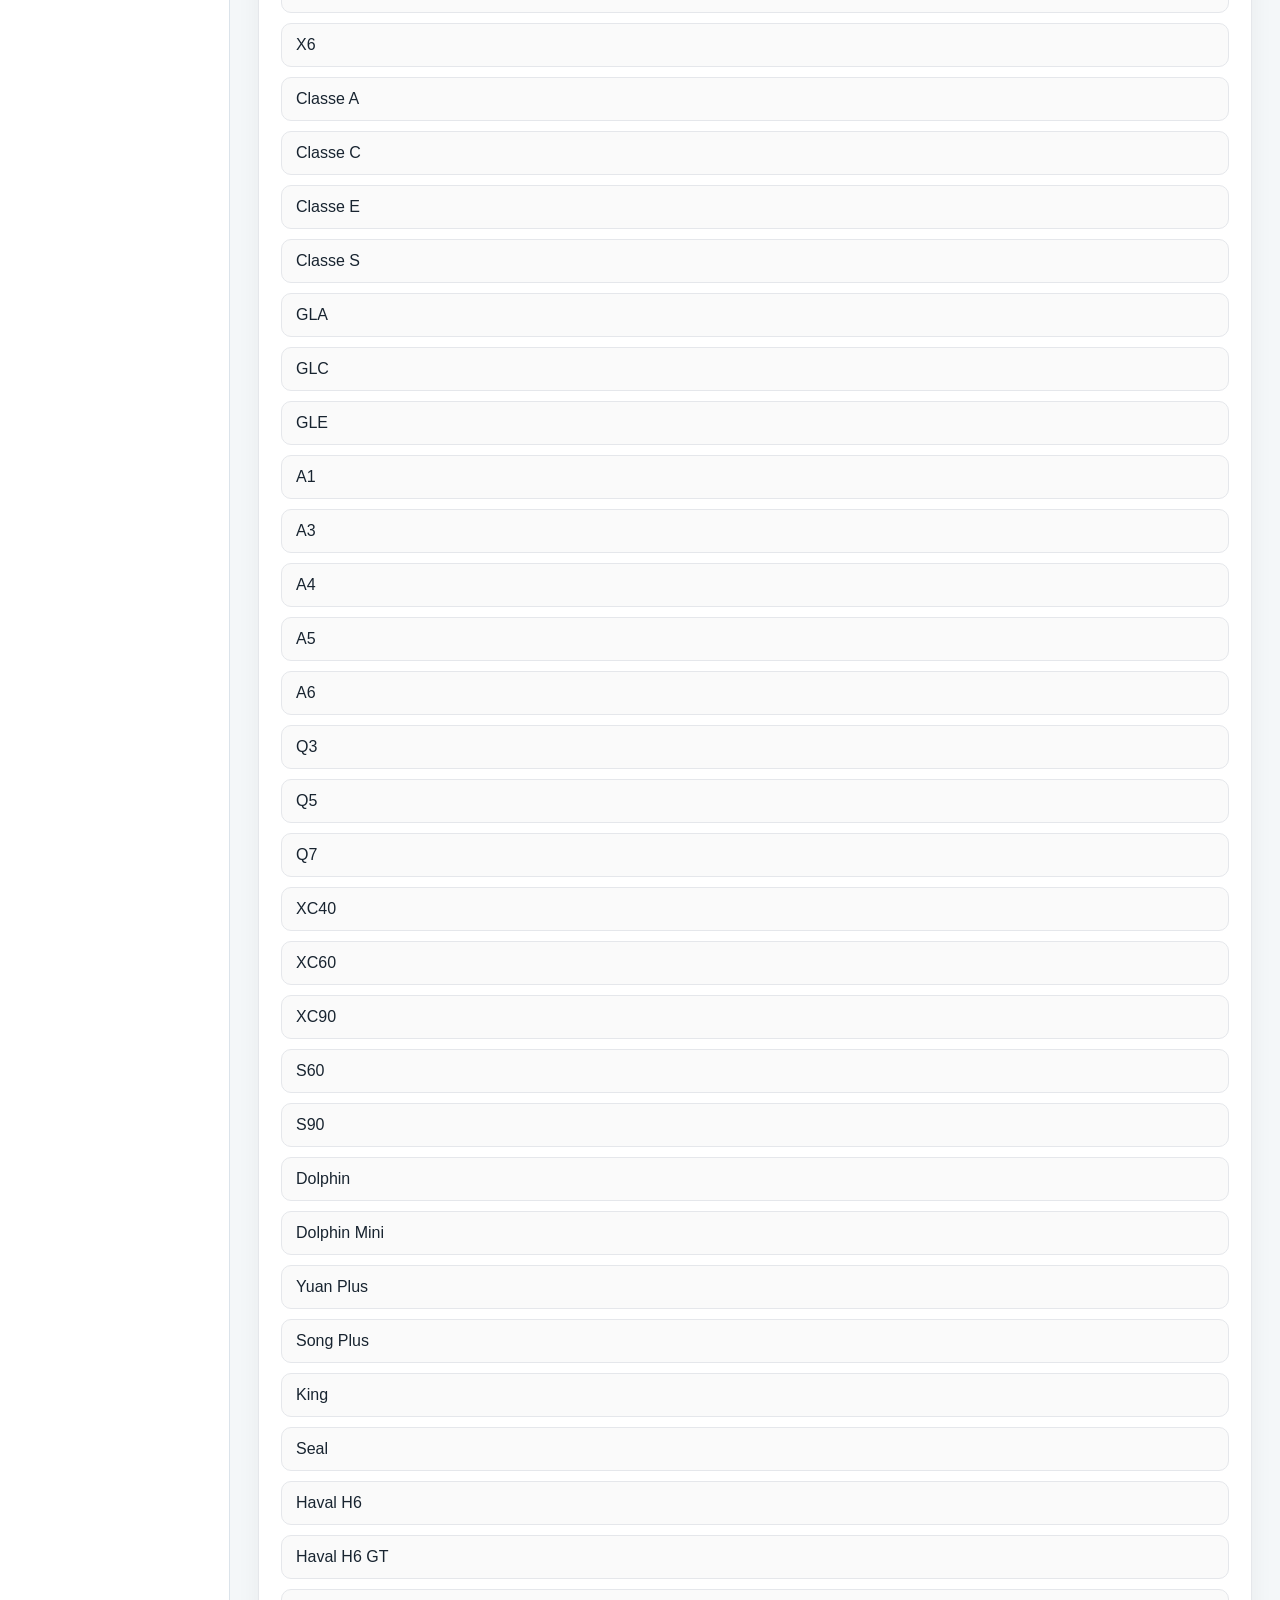
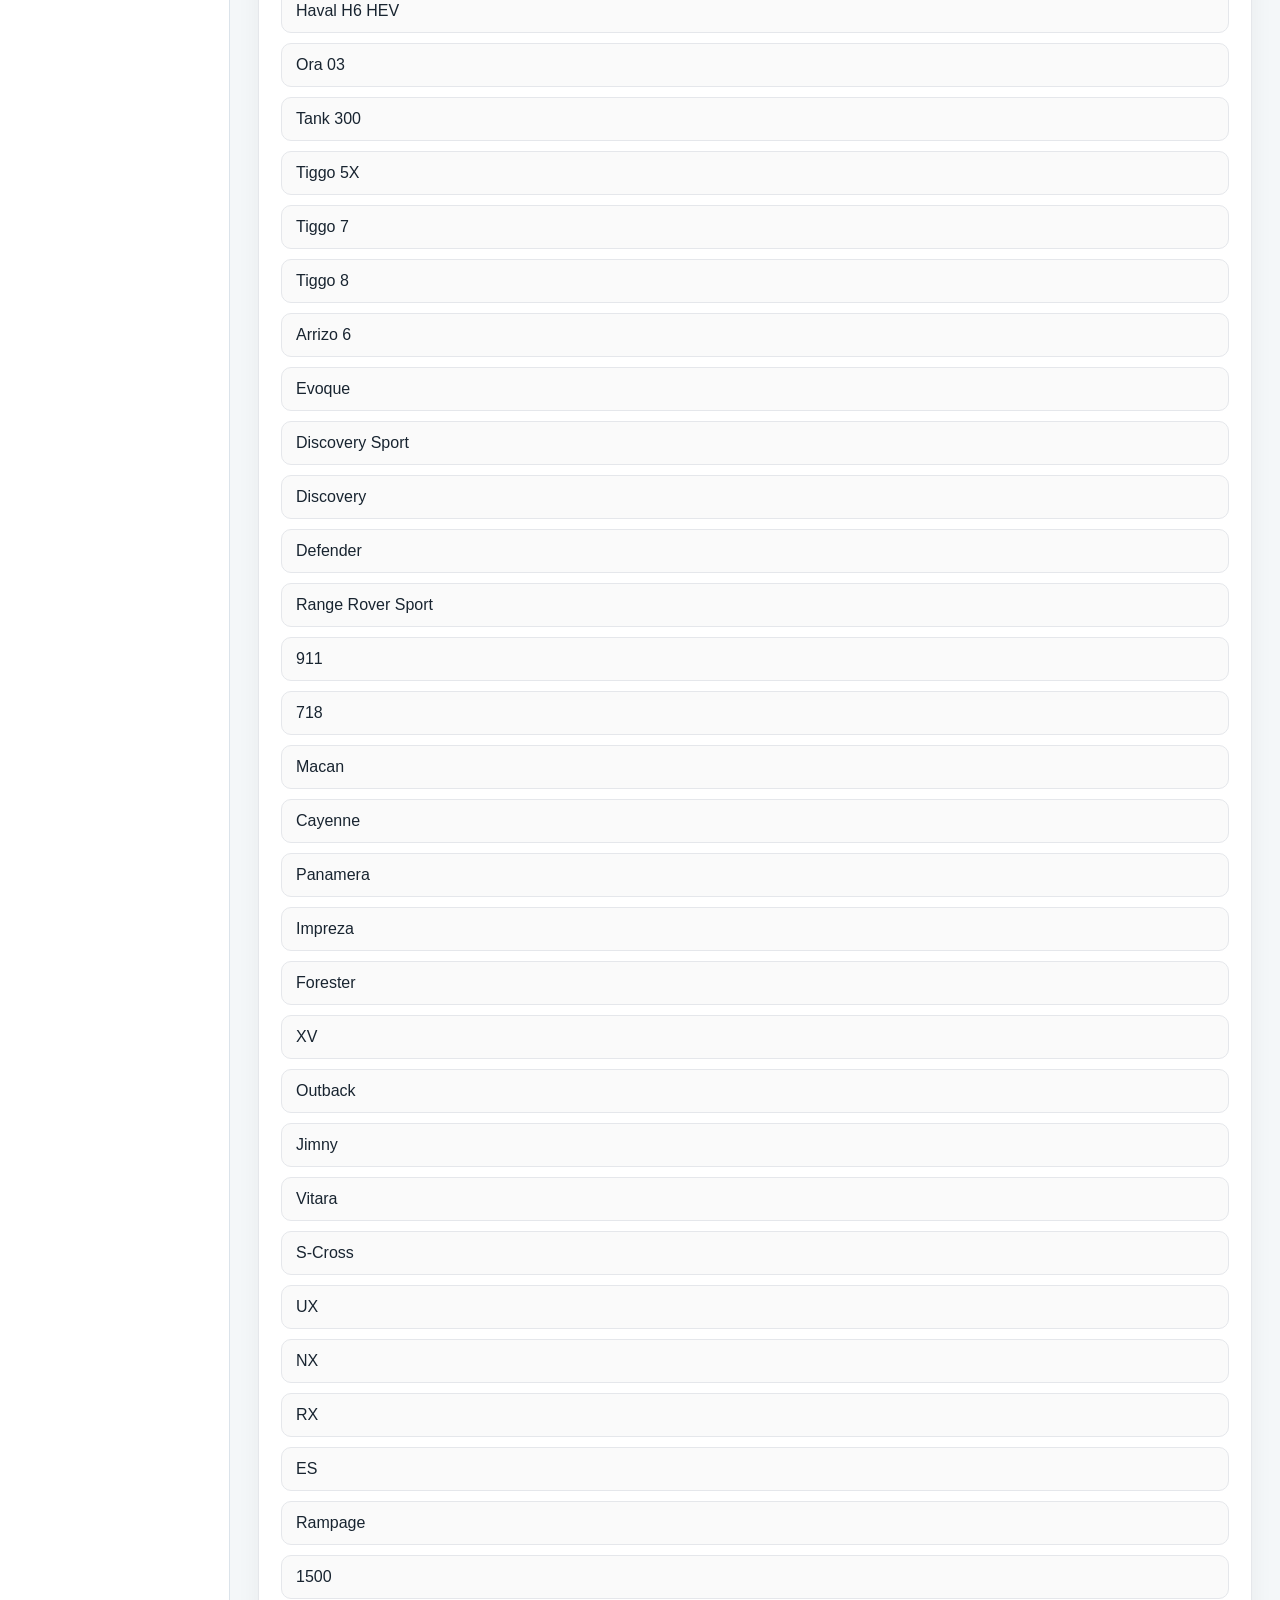
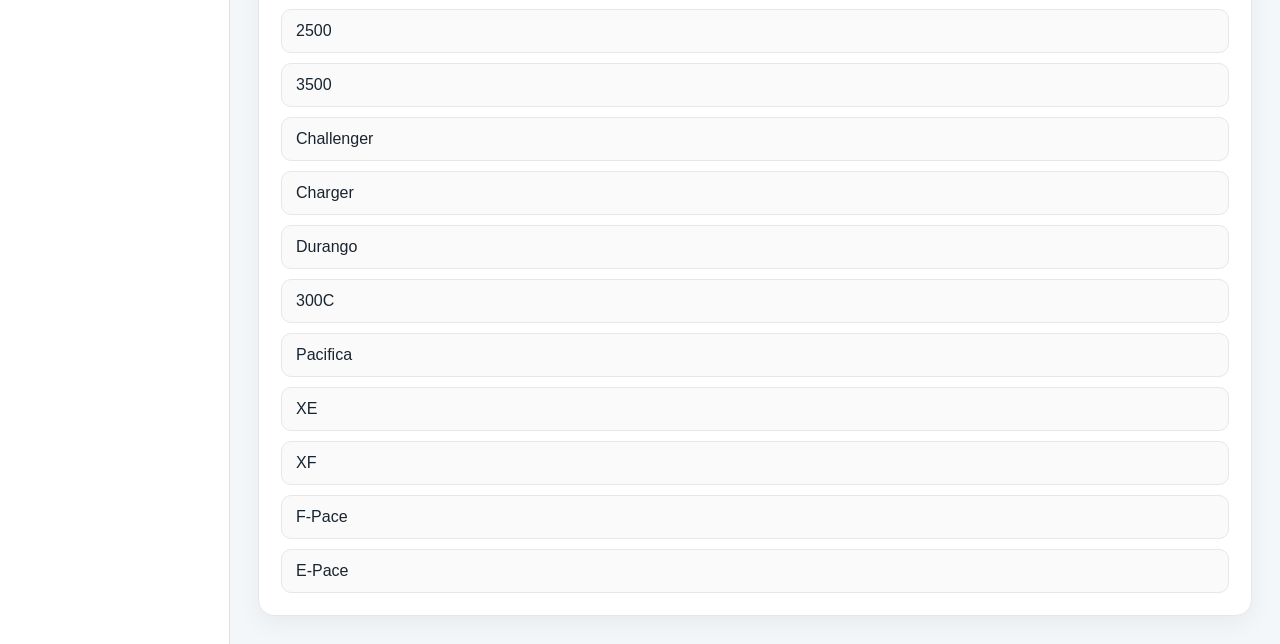
<file: veiculos.html>
<!doctype html>
<html lang="pt-BR">
<head>
  <meta charset="utf-8">
  <meta name="viewport" content="width=device-width, initial-scale=1">
  <meta http-equiv="Cache-Control" content="no-cache, no-store, must-revalidate">
  <meta http-equiv="Pragma" content="no-cache">
  <meta http-equiv="Expires" content="0">

  <title>SENAI Parking | Veículos</title>

  <link rel="stylesheet" href="css/style.css?v=20261020">

</head>

<body>

  <div class="topbar">

    <a class="brand" href="painel.html">
      <div class="brand-mark">S</div>

      <div>
        SENAI Parking
        <small>Blumenau • Agendamento</small>
      </div>
    </a>

    <nav class="topnav">
      <a href="painel.html">Painel</a>
      <a href="agendar.html">Agendar</a>
      <a href="veiculos.html">Meu veículo</a>
      <a href="minhas-vagas.html">Minhas vagas</a>
      <a href="sancoes.html">Sanções</a>
    </nav>

  </div>

  <div class="page">

  <aside class="sidebar">

    <div class="side-title">Operação</div>

    <a class="side-link" href="painel.html">
      ▦ Painel geral
    </a>

    <a class="side-link" href="agendar.html">
      ＋ Novo agendamento
    </a>

    <a class="side-link active" href="veiculos.html">
      ▸ Meu veículo
    </a>

    <a class="side-link" href="minhas-vagas.html">
      ◷ Meus agendamentos
    </a>

    <a class="side-link" href="sancoes.html">
      ⚠ Sanções
    </a>

    <div class="side-title" style="margin-top:18px">
      Projeto
    </div>

    <a class="side-link" href="sobre.html">
      ⓘ Sobre o projeto
    </a>

  </aside>

  <div class="vehicle-page">
    <div class="vehicle-container">

      <div class="page-header">
        <div>
          <h1>Veículos</h1>
          <p>Consulte e cadastre os veículos vinculados ao usuário.</p>
        </div>
      </div>


      <!-- ============================= -->
      <!-- MEU VEÍCULO -->
      <!-- ============================= -->

      <div class="vehicle-grid">

        <section class="vehicle-card">

          <h2>Meu veículo</h2>

          <div id="meuVeiculo" class="vehicle-info">
            <div class="empty-message">
              Carregando veículos...
            </div>
          </div>

        </section>


        <!-- ============================= -->
        <!-- CADASTRAR VEÍCULO -->
        <!-- ============================= -->

        <section class="vehicle-card">

          <h2>Cadastrar veículo</h2>

          <form id="vehicleForm">

            <div class="field">
              <label for="placa">
                Placa
              </label>

              <input
                type="text"
                id="placa"
                placeholder="Ex.: ABC1D23"
                maxlength="7"
                required
              >
            </div>


           
<div class="field">
  <label for="cor">Cor</label>
  <select id="cor" name="cor" required>
    <option value="">Selecione uma cor...</option>
    <option value="Branco">Branco</option>
    <option value="Preto">Preto</option>
    <option value="Prata">Prata</option>
    <option value="Cinza">Cinza</option>
    <option value="Vermelho">Vermelho</option>
    <option value="Azul">Azul</option>
    <option value="Verde">Verde</option>
    <option value="Amarelo">Amarelo</option>
    <option value="Marrom">Marrom</option>
    <option value="Bege">Bege</option>
    <option value="Outra">Outra</option>
  </select>
</div>



            <div class="field">
              <label for="marca">
                Marca
              </label>

              <select id="marca" required>
                <option value="">
                  Selecione uma marca...
                </option>
              </select>
            </div>


            <div class="field">
              <label for="modelo">
                Modelo
              </label>

              <select id="modelo" required disabled>
                <option value="">
                  Primeiro selecione uma marca...
                </option>
              </select>
            </div>


            <button
              type="submit"
              class="btn btn-primary"
              style="width:100%;"
            >
              Cadastrar veículo
            </button>

          </form>

        </section>

      </div>


      <!-- ============================= -->
      <!-- MARCAS -->
      <!-- ============================= -->

      <section class="vehicle-card list-section">

        <h2>Marcas cadastradas</h2>

        <div
          id="listaMarcas"
          class="data-list"
        >
          <div class="empty-message">
            Carregando marcas...
          </div>
        </div>

      </section>


      <!-- ============================= -->
      <!-- MODELOS -->
      <!-- ============================= -->

      <section class="vehicle-card list-section">

        <h2>Modelos cadastrados</h2>

        <div
          id="listaModelos"
          class="data-list"
        >
          <div class="empty-message">
            Carregando modelos...
          </div>
        </div>

      </section>

    </div>
  </main>


  <!-- O seu JS principal -->
  <script src="js/app.js?v=20261020"></script>


  

</body>
</html>
</file>
<file: css/style.css>
:root {
  --blue: #006eb7;
  --blue2: #004b82;
  --blue3: #eaf5fb;
  --ink: #182430;
  --muted: #657381;
  --line: #dbe3ea;
  --bg: #f4f7f9;
  --green: #2dbb73;
  --red: #e14949;
  --yellow: #f2b72e;
  --white: #fff;
  --shadow: 0 8px 30px rgba(17, 38, 58, 0.08);
}

* {
  box-sizing: border-box;
}

body {
  margin: 0;
  font-family: Arial, Helvetica, sans-serif;
  background: var(--bg);
  color: var(--ink);
}

a {
  text-decoration: none;
  color: inherit;
}

.topbar {
  height: 66px;
  background: #fff;
  border-bottom: 1px solid var(--line);
  display: flex;
  align-items: center;
  justify-content: space-between;
  padding: 0 26px;
  position: sticky;
  top: 0;
  z-index: 50;
}

.brand {
  display: flex;
  gap: 12px;
  align-items: center;
  font-weight: 800;
}

.brand-mark {
  width: 34px;
  height: 34px;
  background: var(--blue);
  color: #fff;
  display: grid;
  place-items: center;
  font-weight: 900;
  font-size: 15px;
}

.brand small {
  display: block;
  color: var(--muted);
  font-weight: 600;
  font-size: 11px;
  margin-top: 2px;
}

.topnav {
  display: flex;
  gap: 6px;
}

.topnav a {
  padding: 10px 12px;
  border-radius: 8px;
  color: #445362;
  font-size: 14px;
  font-weight: 700;
}

.topnav a:hover,
.topnav a.active {
  background: var(--blue3);
  color: var(--blue2);
}

.page {
  display: grid;
  grid-template-columns: 230px 1fr;
  min-height: calc(100vh - 66px);
}

.sidebar {
  background: #fff;
  border-right: 1px solid var(--line);
  padding: 22px 14px;
}

.side-title {
  font-size: 11px;
  text-transform: uppercase;
  letter-spacing: 1px;
  color: #8a98a5;
  padding: 8px 12px;
}

.side-link {
  display: flex;
  align-items: center;
  gap: 10px;
  padding: 11px 12px;
  border-radius: 8px;
  color: #465664;
  font-size: 14px;
  font-weight: 700;
  margin: 2px 0;
}

.side-link:hover,
.side-link.active {
  background: #eaf5fb;
  color: var(--blue2);
}

.content {
  padding: 26px;
  max-width: 1500px;
  width: 100%;
  margin: auto;
}

.title-row {
  display: flex;
  justify-content: space-between;
  gap: 20px;
  align-items: flex-end;
  margin-bottom: 22px;
}

.eyebrow {
  font-size: 12px;
  font-weight: 800;
  letter-spacing: .9px;
  color: var(--blue);
  text-transform: uppercase;
}

.title {
  font-size: 31px;
  margin: 4px 0 0;
  font-weight: 800;
}

.subtitle {
  font-size: 14px;
  color: var(--muted);
  margin: 6px 0 0;
}

.btn {
  border: 0;
  border-radius: 8px;
  padding: 11px 15px;
  font-weight: 800;
  font-size: 13px;
  cursor: pointer;
  display: inline-flex;
  align-items: center;
  justify-content: center;
  gap: 8px;
}

.btn-primary {
  background: var(--blue);
  color: #fff;
}

.btn-primary:hover {
  background: #005b98;
}

.btn-light {
  background: #fff;
  border: 1px solid var(--line);
  color: #334351;
}

.btn-danger {
  background: #fdecec;
  color: #b92f2f;
}

.grid {
  display: grid;
  gap: 16px;
}

.g4 {
  grid-template-columns: repeat(4, minmax(0, 1fr));
}

.g3 {
  grid-template-columns: repeat(3, minmax(0, 1fr));
}

.g2 {
  grid-template-columns: repeat(2, minmax(0, 1fr));
}

.card {
  background: #fff;
  border: 1px solid var(--line);
  border-radius: 12px;
  box-shadow: var(--shadow);
}

.pad {
  padding: 18px;
}

.metric .label {
  font-size: 12px;
  color: var(--muted);
  font-weight: 700;
}

.metric .num {
  font-size: 29px;
  font-weight: 900;
  margin-top: 9px;
}

.metric .foot {
  font-size: 12px;
  color: var(--muted);
  margin-top: 5px;
}

.metric.green {
  border-top: 4px solid var(--green);
}

.metric.red {
  border-top: 4px solid var(--red);
}

.metric.yellow {
  border-top: 4px solid var(--yellow);
}

.metric.blue {
  border-top: 4px solid var(--blue);
}

.section-head {
  display: flex;
  align-items: center;
  justify-content: space-between;
  margin-bottom: 14px;
}

.section-head h2 {
  font-size: 18px;
  margin: 0;
}

.section-head span {
  font-size: 12px;
  color: var(--muted);
}

.list {
  display: grid;
  gap: 10px;
}

.list-item {
  display: flex;
  justify-content: space-between;
  align-items: center;
  padding: 13px 0;
  border-bottom: 1px solid #edf1f4;
}

.list-item:last-child {
  border-bottom: 0;
}

.badge {
  padding: 5px 8px;
  border-radius: 999px;
  font-size: 11px;
  font-weight: 800;
}

.badge.green {
  background: #e8f8ef;
  color: #178c53;
}

.badge.red {
  background: #fdecec;
  color: #b82f2f;
}

.badge.yellow {
  background: #fff6dc;
  color: #9b7100;
}

.badge.blue {
  background: #e9f4fb;
  color: #005b98;
}

.login-page {
  min-height: 100vh;
  display: grid;
  grid-template-columns: 1.1fr .9fr;
}

.login-side {
  background: linear-gradient(140deg, #005a96, #0081c8);
  color: #fff;
  padding: 70px;
  display: flex;
  flex-direction: column;
  justify-content: space-between;
}

.login-side h1 {
  font-size: 52px;
  line-height: 1.02;
  margin: 16px 0;
}

.login-side p {
  max-width: 620px;
  color: #d9efff;
  font-size: 17px;
  line-height: 1.55;
}

.login-kicker {
  font-weight: 800;
  letter-spacing: 1.3px;
  text-transform: uppercase;
  font-size: 12px;
}

.login-panel {
  display: flex;
  align-items: center;
  justify-content: center;
  padding: 40px;
  background: #f6f9fb;
}

.login-box {
  width: min(420px, 100%);
  background: #fff;
  border: 1px solid var(--line);
  border-radius: 14px;
  padding: 30px;
  box-shadow: var(--shadow);
}

.login-box h2 {
  margin: 0 0 7px;
  font-size: 24px;
}

.login-box p {
  color: var(--muted);
  font-size: 13px;
}

.field {
  display: grid;
  gap: 7px;
  margin: 14px 0;
}

.field label {
  font-size: 12px;
  font-weight: 800;
  color: #455463;
}

.field input,
.field select,
.field textarea {
  width: 100%;
  padding: 12px;
  border: 1px solid #cfd9e1;
  border-radius: 8px;
  font: inherit;
  background: #fff;
}

.field input:focus,
.field select:focus {
  outline: 2px solid #b8dff4;
  border-color: var(--blue);
}

.map-layout {
  display: grid;
  grid-template-columns: minmax(0, 1fr) 330px;
  gap: 18px;
}

.map-card {
  padding: 14px;
}

.map-toolbar {
  display: flex;
  justify-content: space-between;
  align-items: center;
  gap: 12px;
  margin-bottom: 12px;
  flex-wrap: wrap;
}

.switch {
  display: flex;
  gap: 5px;
  background: #edf3f7;
  padding: 4px;
  border-radius: 10px;
}

.switch button {
  border: 0;
  background: transparent;
  padding: 9px 14px;
  border-radius: 7px;
  font-weight: 800;
  color: #536272;
  cursor: pointer;
}

.switch button.active {
  background: #fff;
  color: var(--blue2);
  box-shadow: 0 2px 7px rgba(0, 0, 0, .07);
}

.legend {
  display: flex;
  flex-wrap: wrap;
  gap: 13px;
  font-size: 12px;
  color: #5e6d7b;
}

.legend i {
  width: 10px;
  height: 10px;
  display: inline-block;
  border-radius: 50%;
  margin-right: 5px;
}

.i-green {
  background: var(--green);
}

.i-red {
  background: var(--red);
}

.i-yellow {
  background: var(--yellow);
}

.map-wrap {
  position: relative;
  background: #eef2f5;
  border-radius: 10px;
  overflow: hidden;
  border: 1px solid var(--line);
  min-height: 540px;
  display: flex;
  align-items: center;
  justify-content: center;
}

.map-wrap img {
  width: 100%;
  height: auto;
  display: block;
}

.detail {
  display: grid;
  gap: 12px;
}

.detail-top {
  padding: 18px;
}

.detail-id {
  font-size: 30px;
  font-weight: 900;
}

.detail-status {
  margin-top: 7px;
}

.detail-meta {
  display: grid;
  gap: 10px;
  padding-top: 16px;
  margin-top: 16px;
  border-top: 1px solid var(--line);
}

.meta-row {
  display: flex;
  justify-content: space-between;
  font-size: 12px;
}

.meta-row span:first-child {
  color: var(--muted);
}

.detail-action {
  padding: 14px;
  border-top: 1px solid var(--line);
}

.table {
  width: 100%;
  border-collapse: collapse;
}

.table th,
.table td {
  text-align: left;
  padding: 12px 10px;
  border-bottom: 1px solid #edf1f4;
  font-size: 13px;
}

.table th {
  font-size: 11px;
  text-transform: uppercase;
  letter-spacing: .6px;
  color: #70808f;
}

.empty {
  padding: 36px;
  text-align: center;
  color: var(--muted);
}

.toast {
  position: fixed;
  right: 24px;
  bottom: 24px;
  background: #172532;
  color: #fff;
  padding: 13px 16px;
  border-radius: 9px;
  box-shadow: 0 12px 30px rgba(0, 0, 0, .2);
  font-size: 13px;
  display: none;
  z-index: 80;
}

.toast.show {
  display: block;
}

@media(max-width: 1050px) {
  .page {
    grid-template-columns: 1fr;
  }
  .sidebar {
    display: none;
  }
  .g4,
  .g3 {
    grid-template-columns: repeat(2, 1fr);
  }
  .map-layout {
    grid-template-columns: 1fr;
  }
  .detail {
    grid-template-columns: 1fr 1fr;
  }
  .detail-action {
    border-top: 0;
  }
  .login-page {
    grid-template-columns: 1fr;
  }
  .login-side {
    padding: 42px;
  }
  .login-side h1 {
    font-size: 40px;
  }
}

@media(max-width: 640px) {
  .content {
    padding: 16px;
  }
  .topbar {
    padding: 0 14px;
  }
  .topnav {
    display: none;
  }
  .g4,
  .g3,
  .g2 {
    grid-template-columns: 1fr;
  }
  .title {
    font-size: 25px;
  }
  .title-row {
    align-items: flex-start;
    flex-direction: column;
  }
  .map-wrap {
    min-height: 320px;
  }
  .detail {
    grid-template-columns: 1fr;
  }
  .login-side {
    padding: 30px;
  }
  .login-side h1 {
    font-size: 35px;
  }
}

.map-card {
  overflow: hidden;
}

.map-wrap {
  min-height: 0;
  aspect-ratio: 16/10;
  background: #dfe6eb;
}

.map-wrap img {
  width: 100%;
  height: 100%;
  object-fit: contain;
  object-position: center;
}

.field-label {
  display: flex;
  flex-direction: column;
  gap: 5px;
  font-size: 11px;
  font-weight: 800;
  color: var(--muted);
  margin-bottom: 9px;
}

.field-label input {
  border: 1px solid var(--line);
  border-radius: 7px;
  padding: 9px 10px;
  background: #fff;
  color: var(--text);
  font: inherit;
}

.full {
  width: 100%;
  margin-top: 3px;
}

.rule-box {
  border: 1px solid var(--line);
  background: #f7fafc;
  border-radius: 10px;
  padding: 16px;
  color: #4b5c6b;
}

.rule-box p {
  margin: 0 0 11px;
  font-size: 13px;
}

.rule-box small {
  display: block;
  margin-top: 14px;
  color: var(--muted);
  line-height: 1.5;
}

.table-scroll {
  overflow: auto;
}

@media(max-width: 900px) {
}

@media(max-width: 640px) {
  .map-wrap {
    aspect-ratio: 1/1.08;
  }
  .map-card {
    padding: 10px;
  }
}

.spot-selector-panel {
  padding: 18px;
  border-bottom: 1px solid var(--line);
}

.selector-label {
  display: block;
  font-size: 11px;
  font-weight: 800;
  color: var(--muted);
  margin: 12px 0 6px;
}

.spot-selector {
  width: 100%;
  padding: 12px 13px;
  border: 1px solid var(--line);
  border-radius: 9px;
  background: #fff;
  color: var(--ink);
  font: inherit;
  font-weight: 700;
  cursor: pointer;
  transition: color .15s ease, border-color .15s ease, background-color .15s ease;
}

.spot-selector.status-green {
  color: var(--green);
  border-color: #b9e7cf;
  background: #f4fcf7;
}

.spot-selector.status-red {
  color: var(--red);
  border-color: #f2bcbc;
  background: #fff7f7;
}

.spot-selector.status-yellow {
  color: #9b7100;
  border-color: #ead48d;
  background: #fffaf0;
}

.spot-selector option.spot-option.green {
  color: var(--green);
}

.spot-selector option.spot-option.red {
  color: var(--red);
}

.spot-selector option.spot-option.yellow {
  color: #9b7100;
}

.spot-selector:focus {
  outline: 2px solid #b8dff4;
  border-color: var(--blue);
}

.selector-hint {
  margin-top: 10px;
  font-size: 12px;
  line-height: 1.5;
  color: var(--muted);
}

.page-visualizar .map-layout {
  grid-template-columns: minmax(0, 1fr) 310px;
  align-items: start;
}

.page-visualizar .map-card {
  padding: 16px;
}

.page-visualizar .map-wrap {
  min-height: 0;
  height: calc(100vh - 220px);
  max-height: 900px;
  aspect-ratio: auto;
}

.page-visualizar .map-wrap img {
  width: 100%;
  height: 100%;
  object-fit: contain;
}

.view-only-note {
  padding: 14px;
  border: 1px solid var(--line);
  background: #f7fafc;
  border-radius: 9px;
  color: var(--muted);
  font-size: 12px;
  line-height: 1.55;
}

.view-only-note a {
  display: inline-block;
  margin-top: 7px;
  color: var(--blue2);
  font-weight: 800;
}

@media(max-width: 1050px) {
  .page-visualizar .map-wrap {
    height: clamp(420px, 70vh, 800px);
  }
}

@media(max-width: 640px) {
  .page-visualizar .map-wrap {
    height: clamp(360px, 65vh, 650px);
  }
}
    .vehicle-page {
      min-height: 100vh;
      padding: 28px;
    }

    .vehicle-container {
      max-width: 1100px;
      margin: 0 auto;
    }

    .page-header {
      display: flex;
      justify-content: space-between;
      align-items: center;
      gap: 20px;
      margin-bottom: 28px;
    }

    .page-header h1 {
      margin: 0;
    }

    .page-header p {
      margin: 6px 0 0;
      color: var(--muted);
    }

    .vehicle-grid {
      display: grid;
      grid-template-columns: 1fr 1fr;
      gap: 20px;
    }

    .vehicle-card {
      background: #fff;
      border: 1px solid #e5e7eb;
      border-radius: 16px;
      padding: 22px;
      box-shadow: 0 8px 25px rgba(0,0,0,.05);
    }

    .vehicle-card h2 {
      margin-top: 0;
      margin-bottom: 18px;
    }

    .vehicle-info {
      display: grid;
      gap: 12px;
    }

    .info-row {
      display: flex;
      justify-content: space-between;
      gap: 20px;
      padding: 12px 0;
      border-bottom: 1px solid #eee;
    }

    .info-row:last-child {
      border-bottom: 0;
    }

    .info-row span {
      color: var(--muted);
    }

    .info-row strong {
      text-align: right;
    }

    .field {
      margin-bottom: 16px;
    }

    .field label {
      display: block;
      margin-bottom: 6px;
      font-weight: 600;
    }

    .field select,
    .field input {
      width: 100%;
      box-sizing: border-box;
      padding: 11px 12px;
      border: 1px solid #d1d5db;
      border-radius: 9px;
      background: #fff;
      font-size: 14px;
    }

    .list-section {
      margin-top: 20px;
    }

    .data-list {
      display: grid;
      gap: 10px;
    }

    .data-item {
      padding: 12px 14px;
      border: 1px solid #e5e7eb;
      border-radius: 10px;
      background: #fafafa;
    }

    .data-item strong {
      display: block;
      margin-bottom: 3px;
    }

    .data-item small {
      color: var(--muted);
    }

    .empty-message {
      color: var(--muted);
      padding: 10px 0;
    }

    .back-link {
      display: inline-block;
      margin-bottom: 20px;
      text-decoration: none;
    }

    @media (max-width: 800px) {
      .vehicle-grid {
        grid-template-columns: 1fr;
      }

      .page-header {
        flex-direction: column;
        align-items: flex-start;
      }

      .vehicle-page {
        padding: 18px;
      }
    }
    #vehicleSelector {
  font-size: 15px;
  font-weight: 500;
  color: #536270;
}

.vehicle-info {
  display: grid;
  gap: 16px;
}

.vehicle-item-card {
  border: 1px solid #e1e6eb;
  border-radius: 12px;
  padding: 18px;
  background: #fff;
  margin-bottom: 14px;
}

.vehicle-item-card .btn {
  margin-top: 16px;
}
</file>
